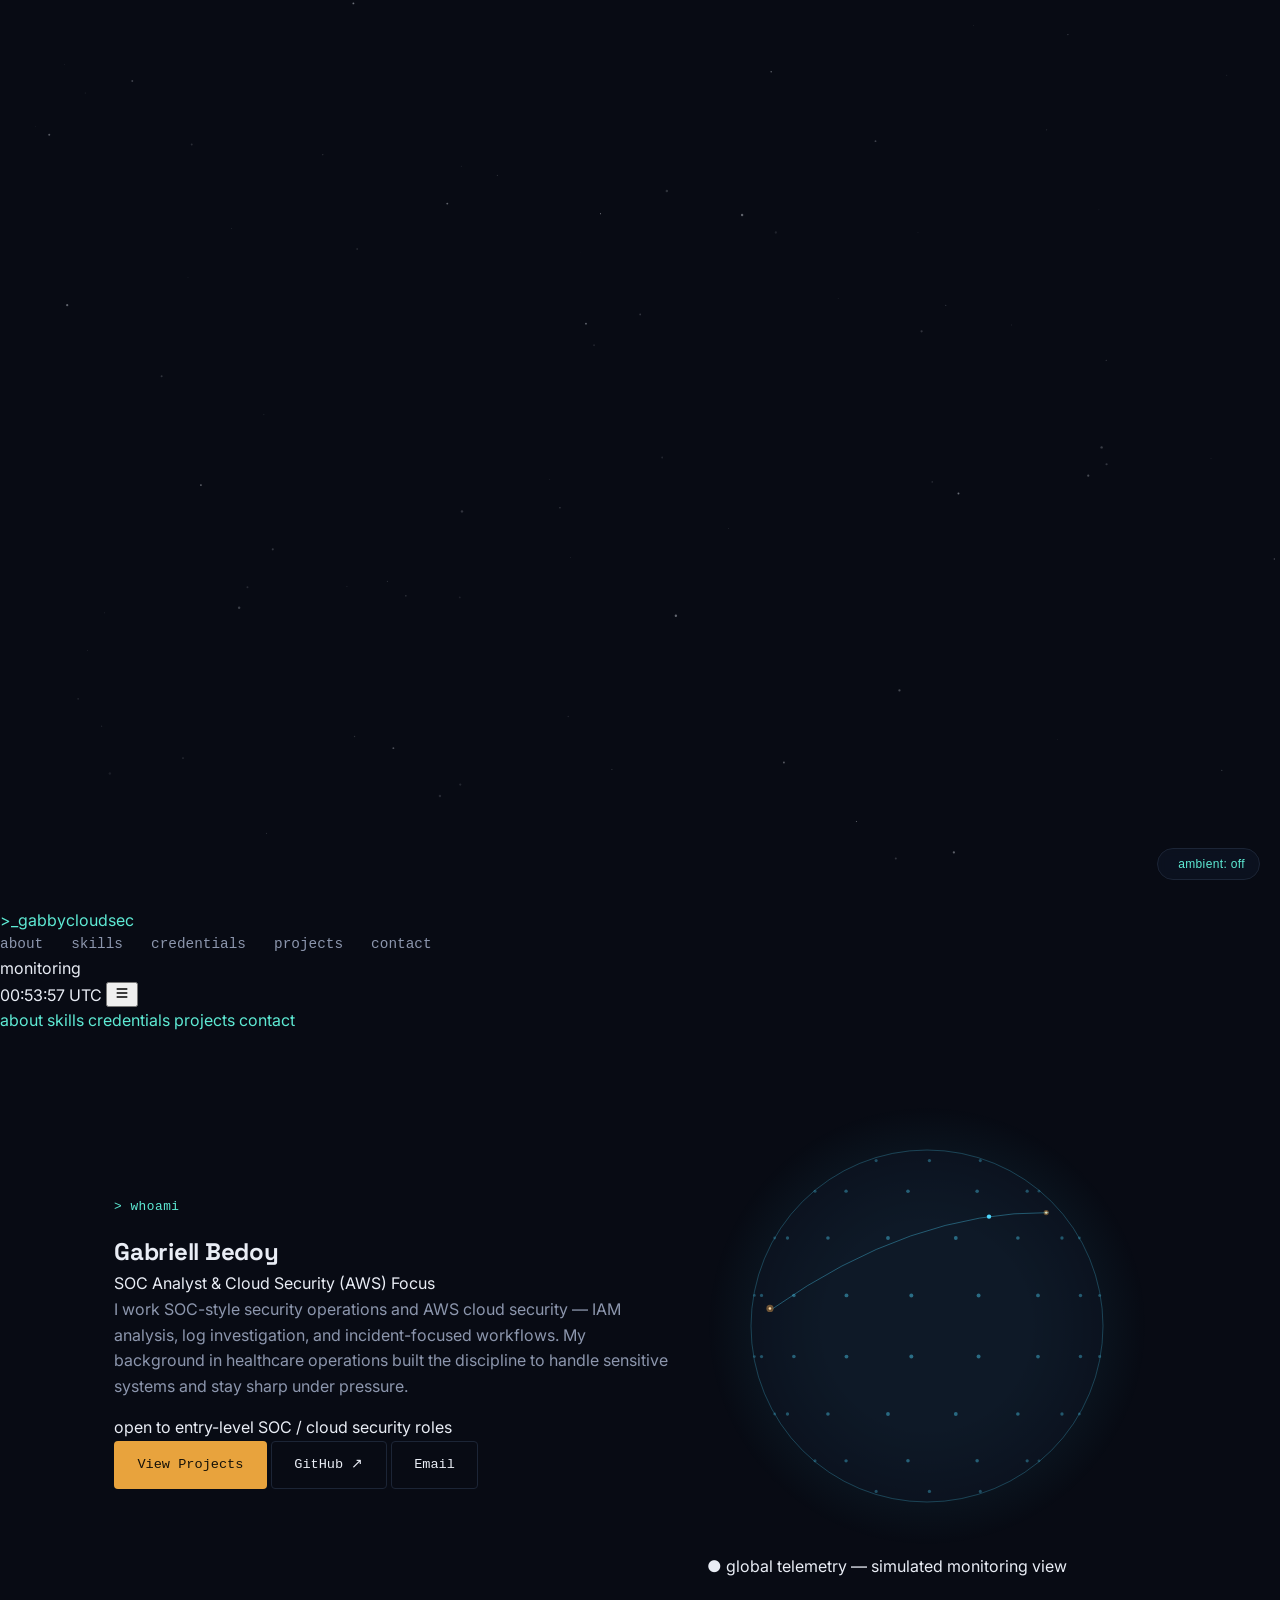
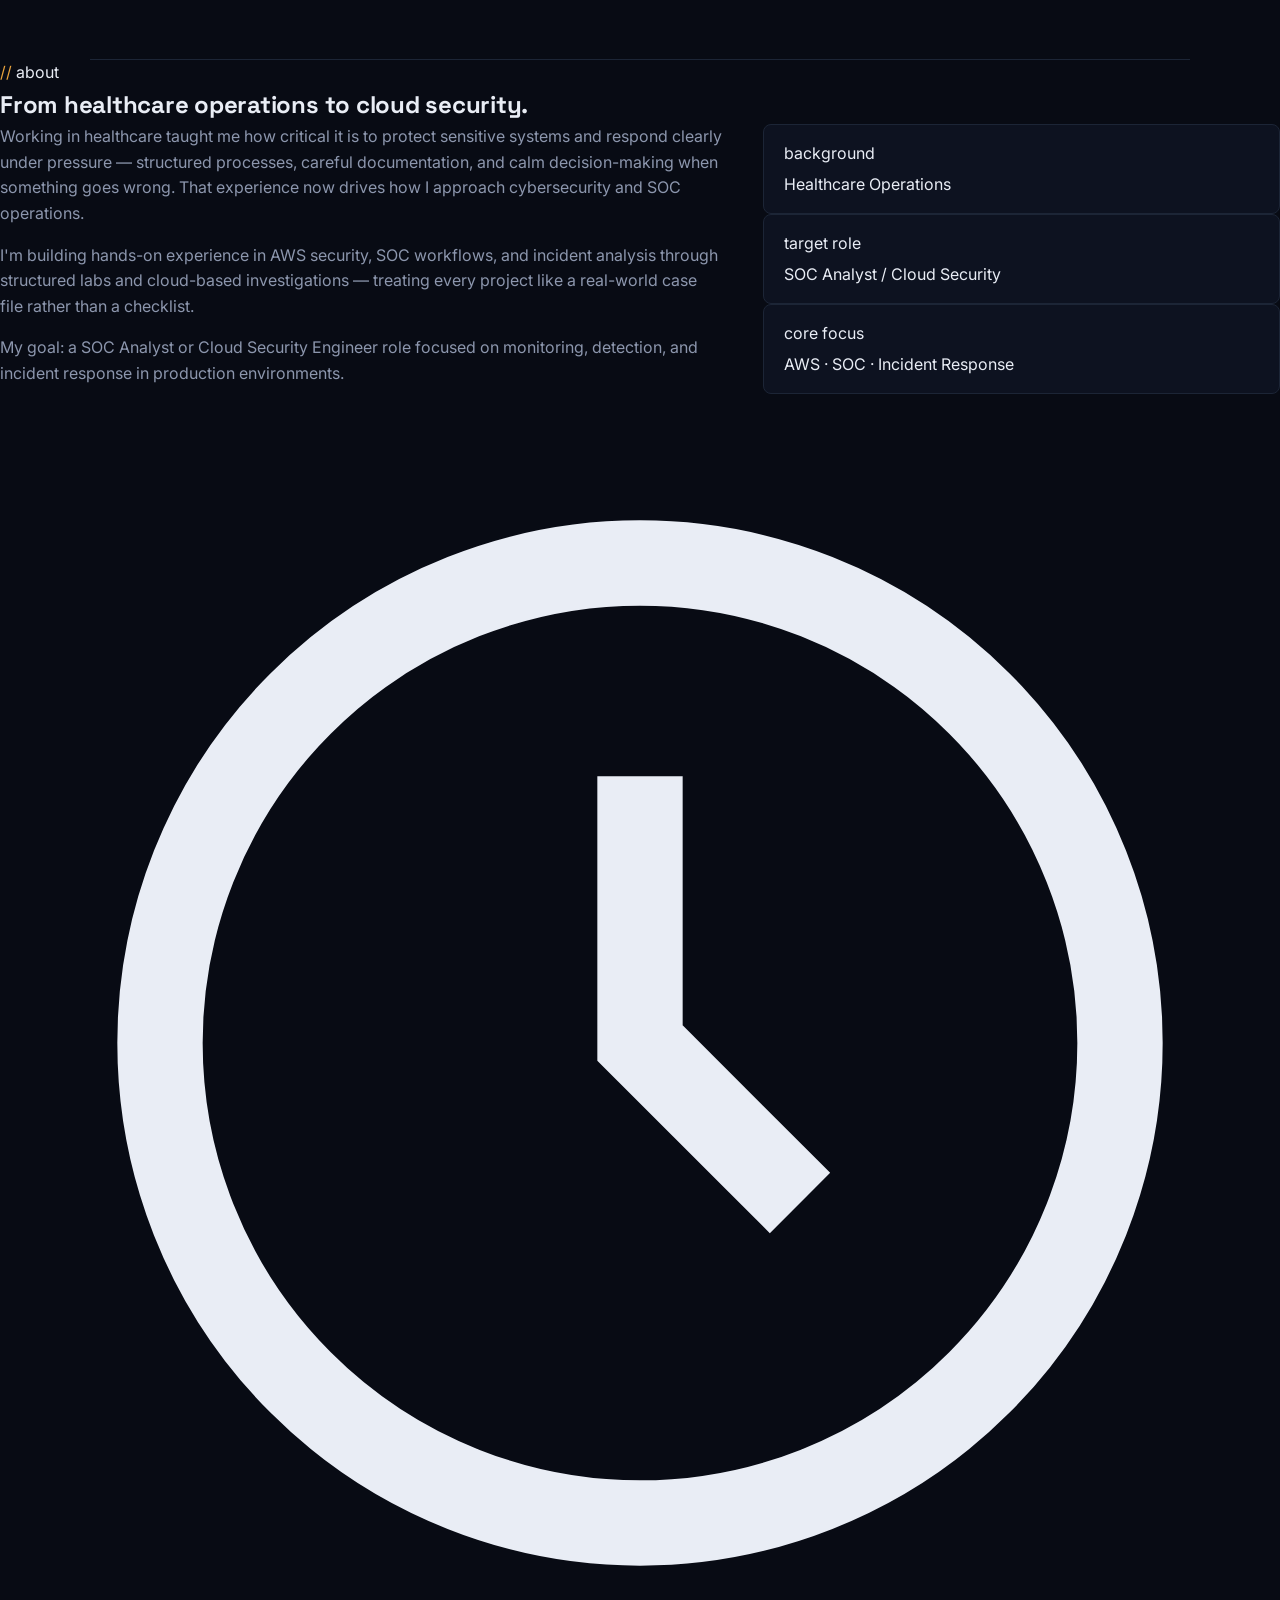
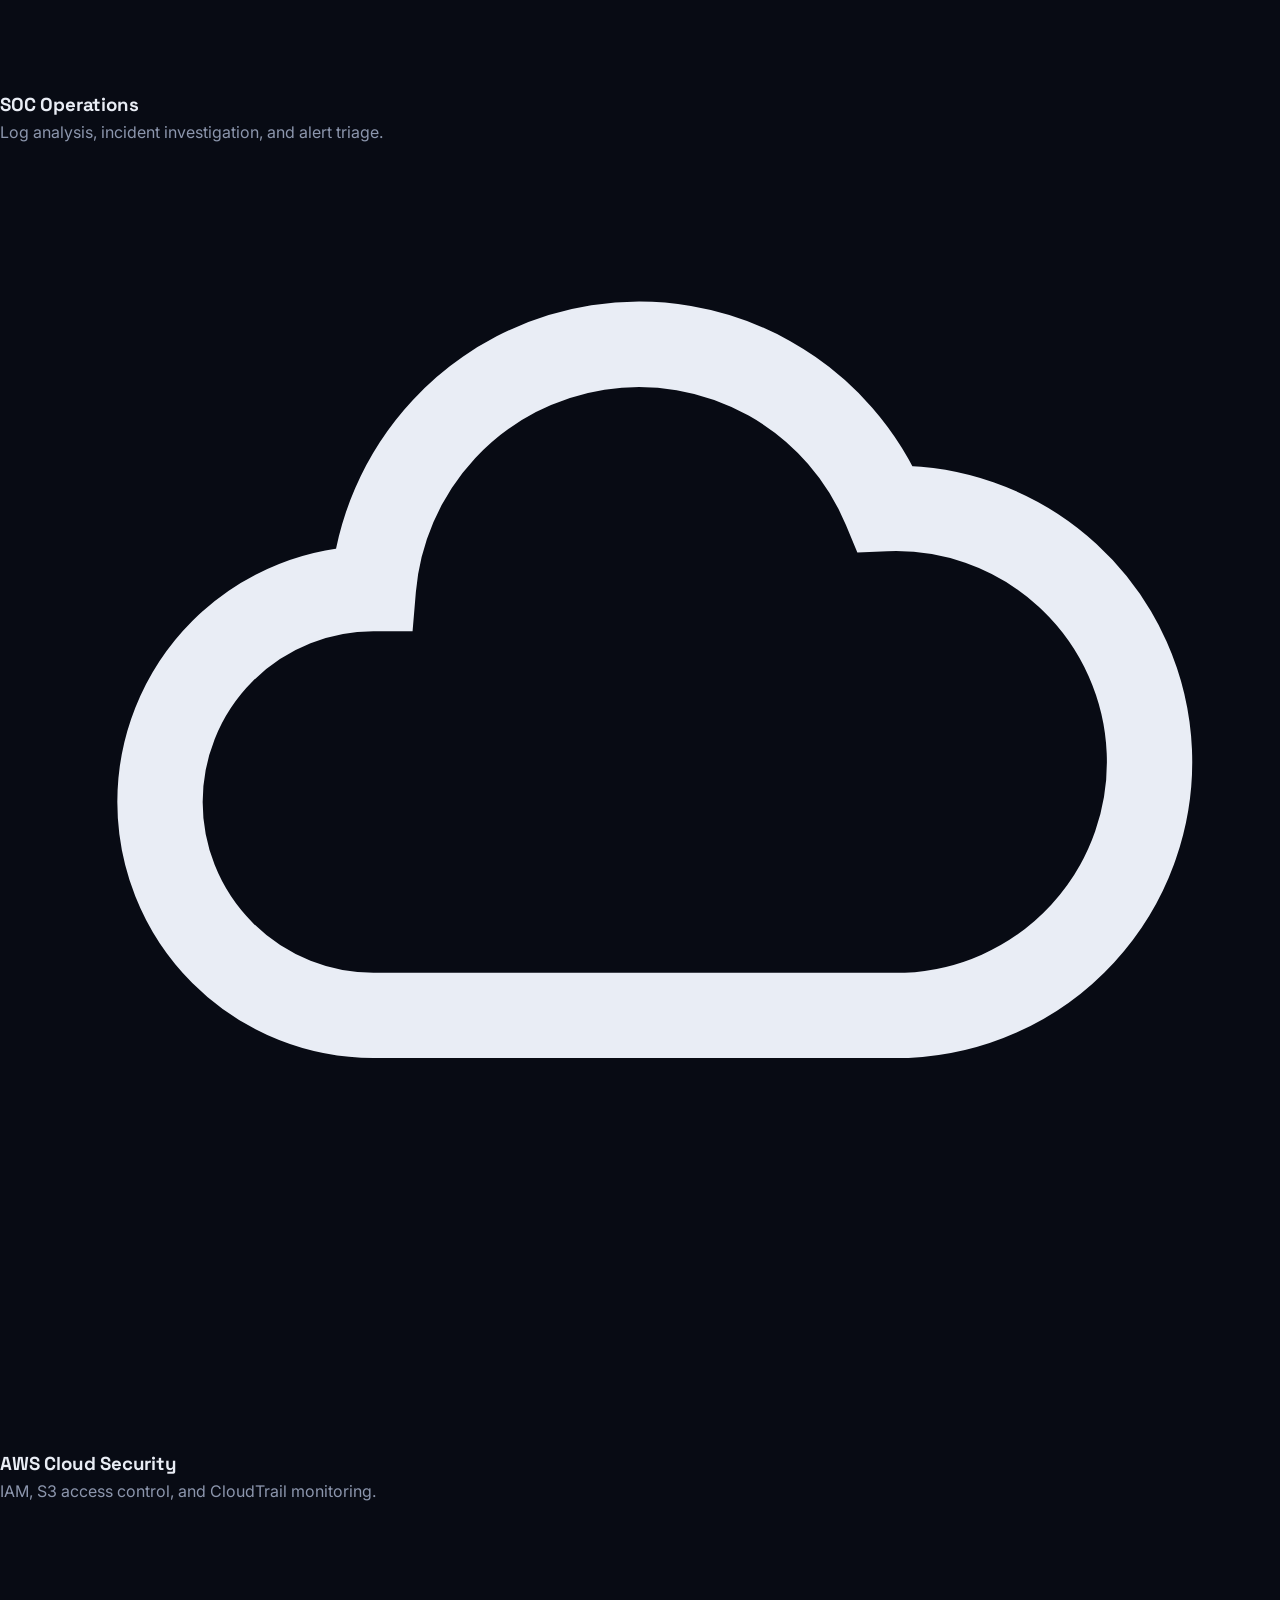
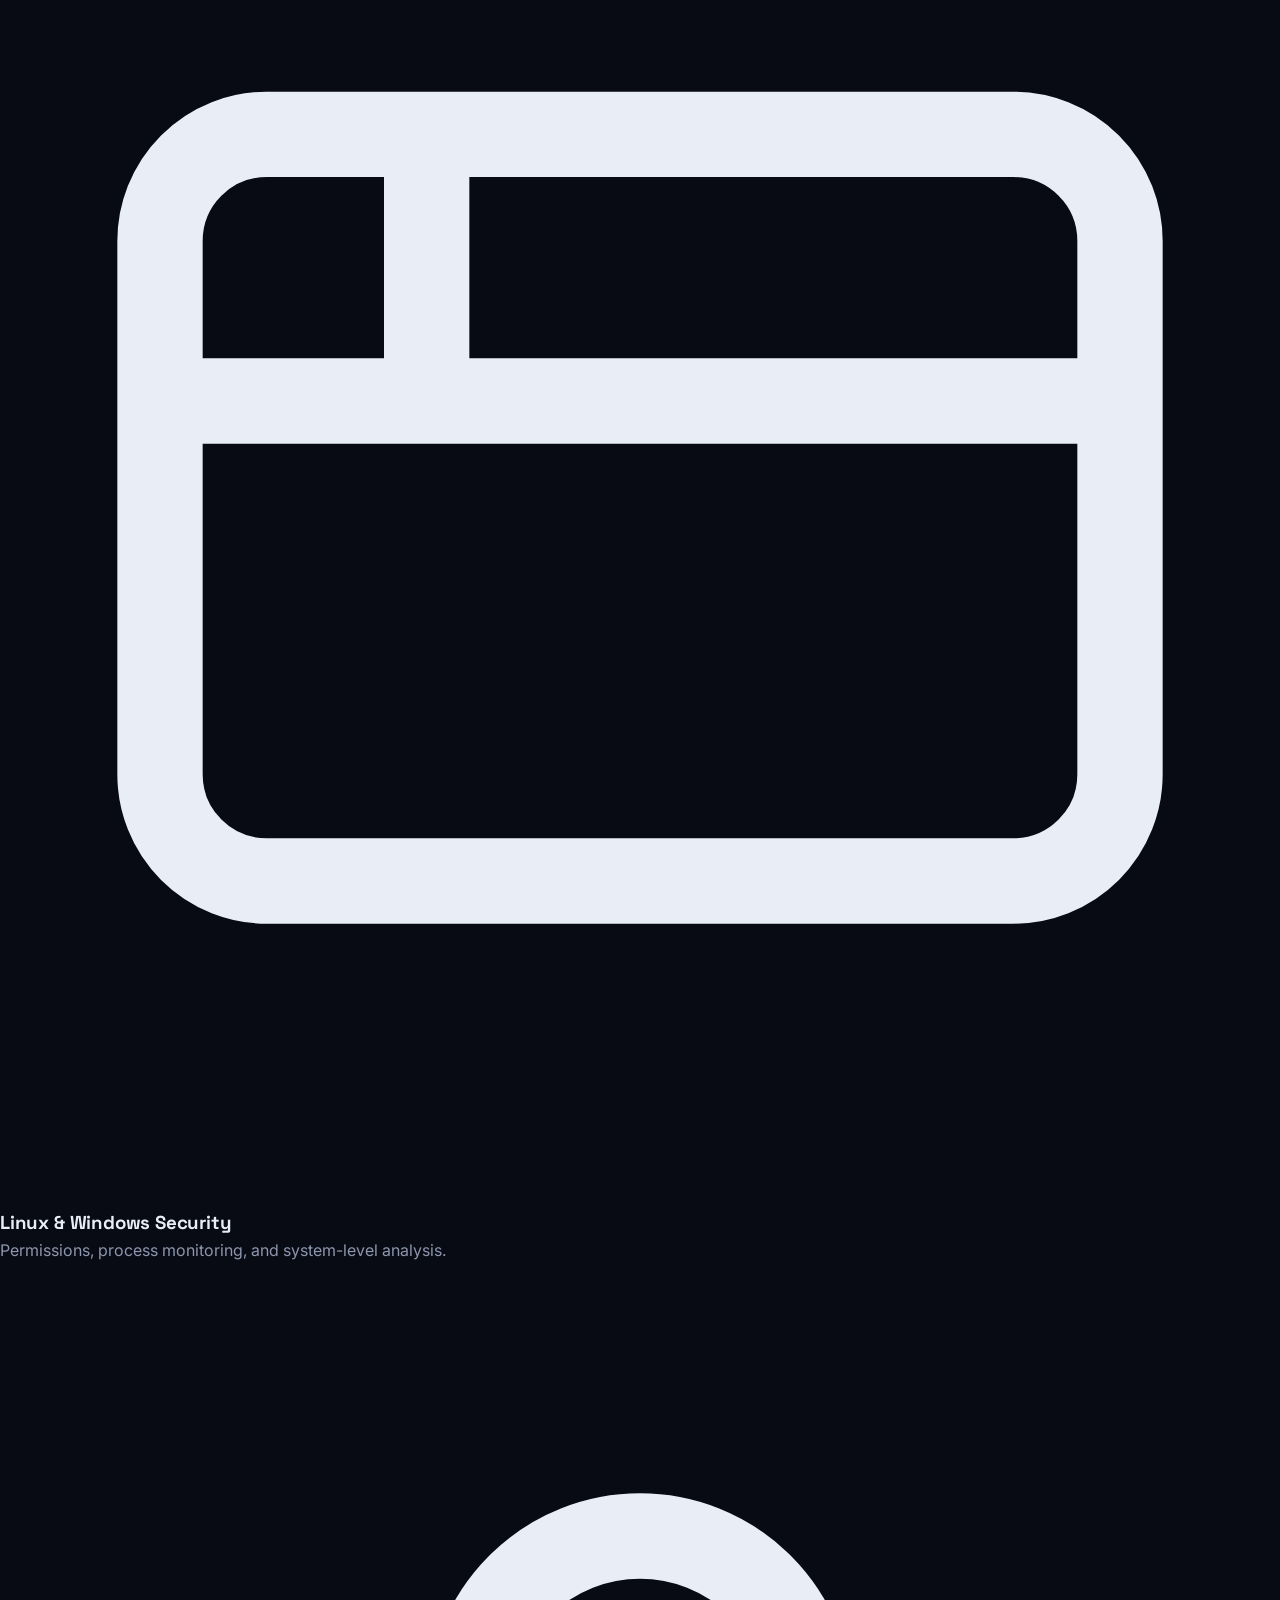
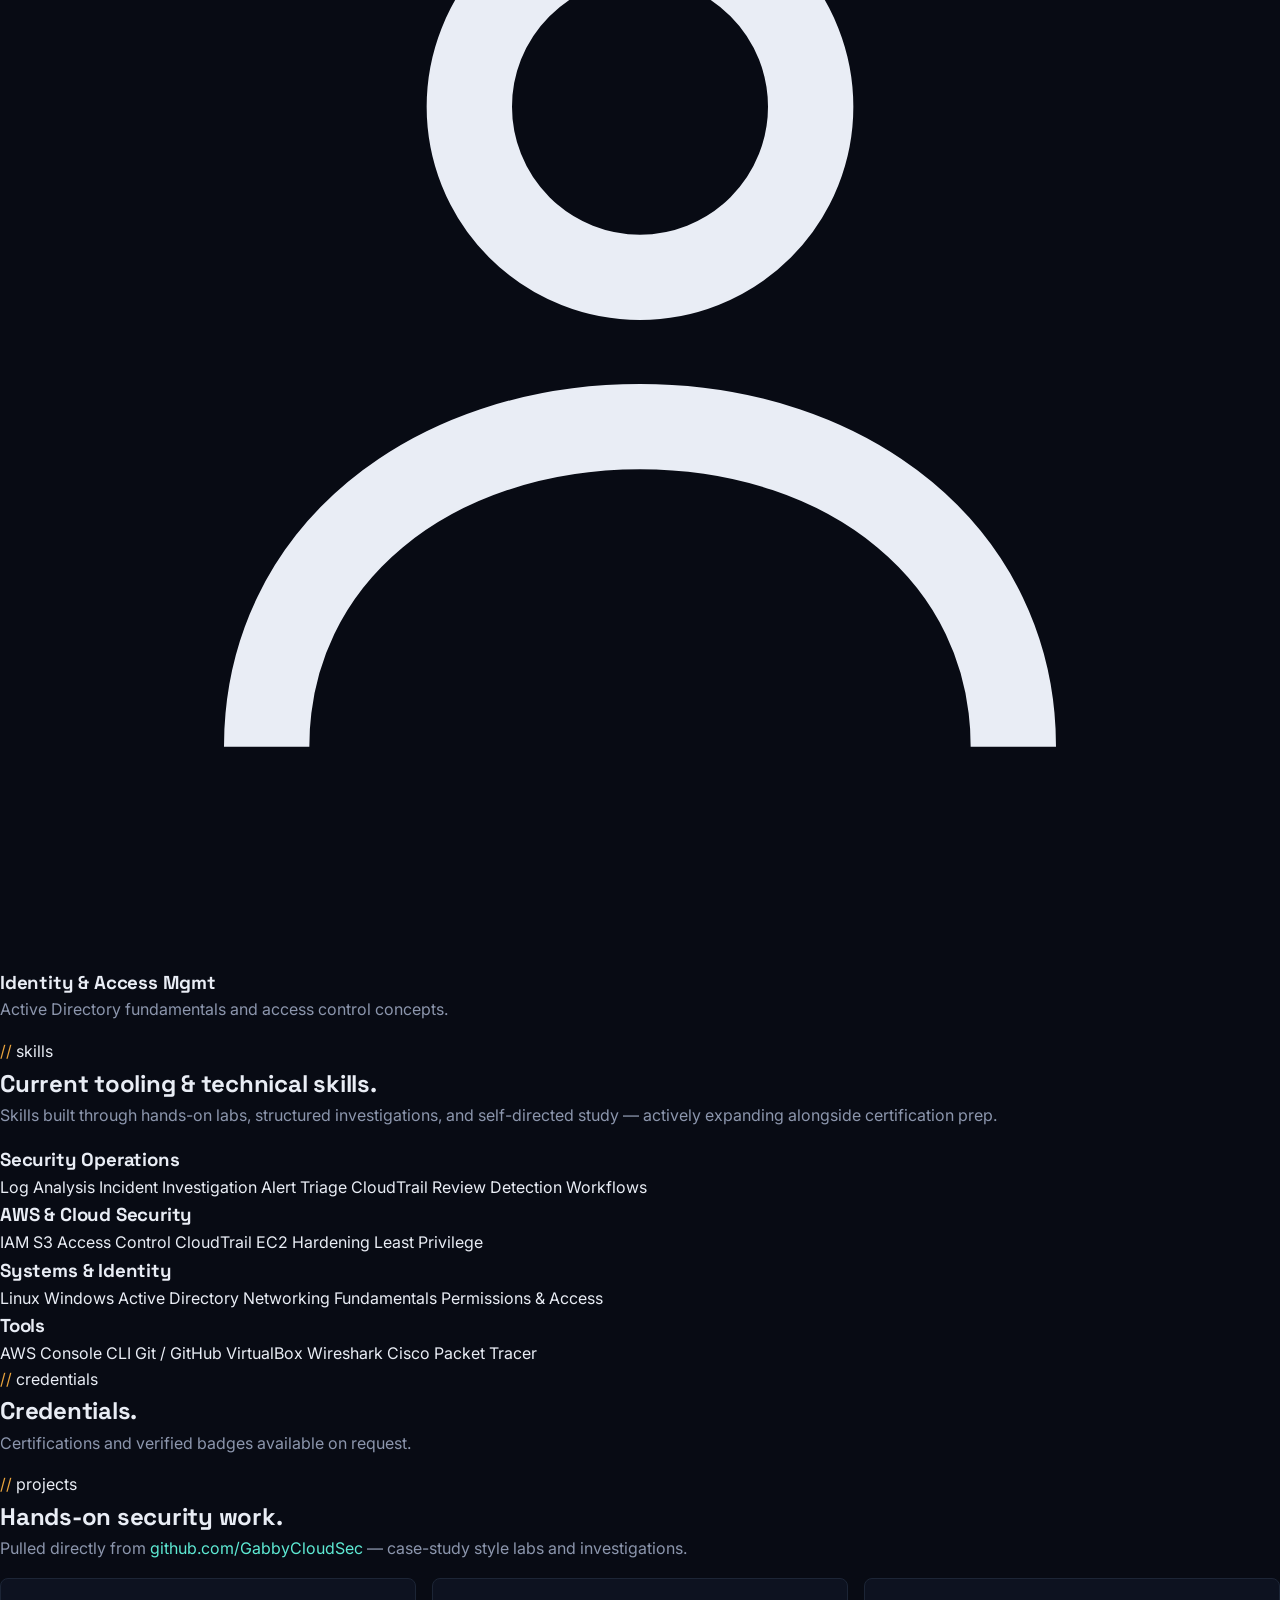
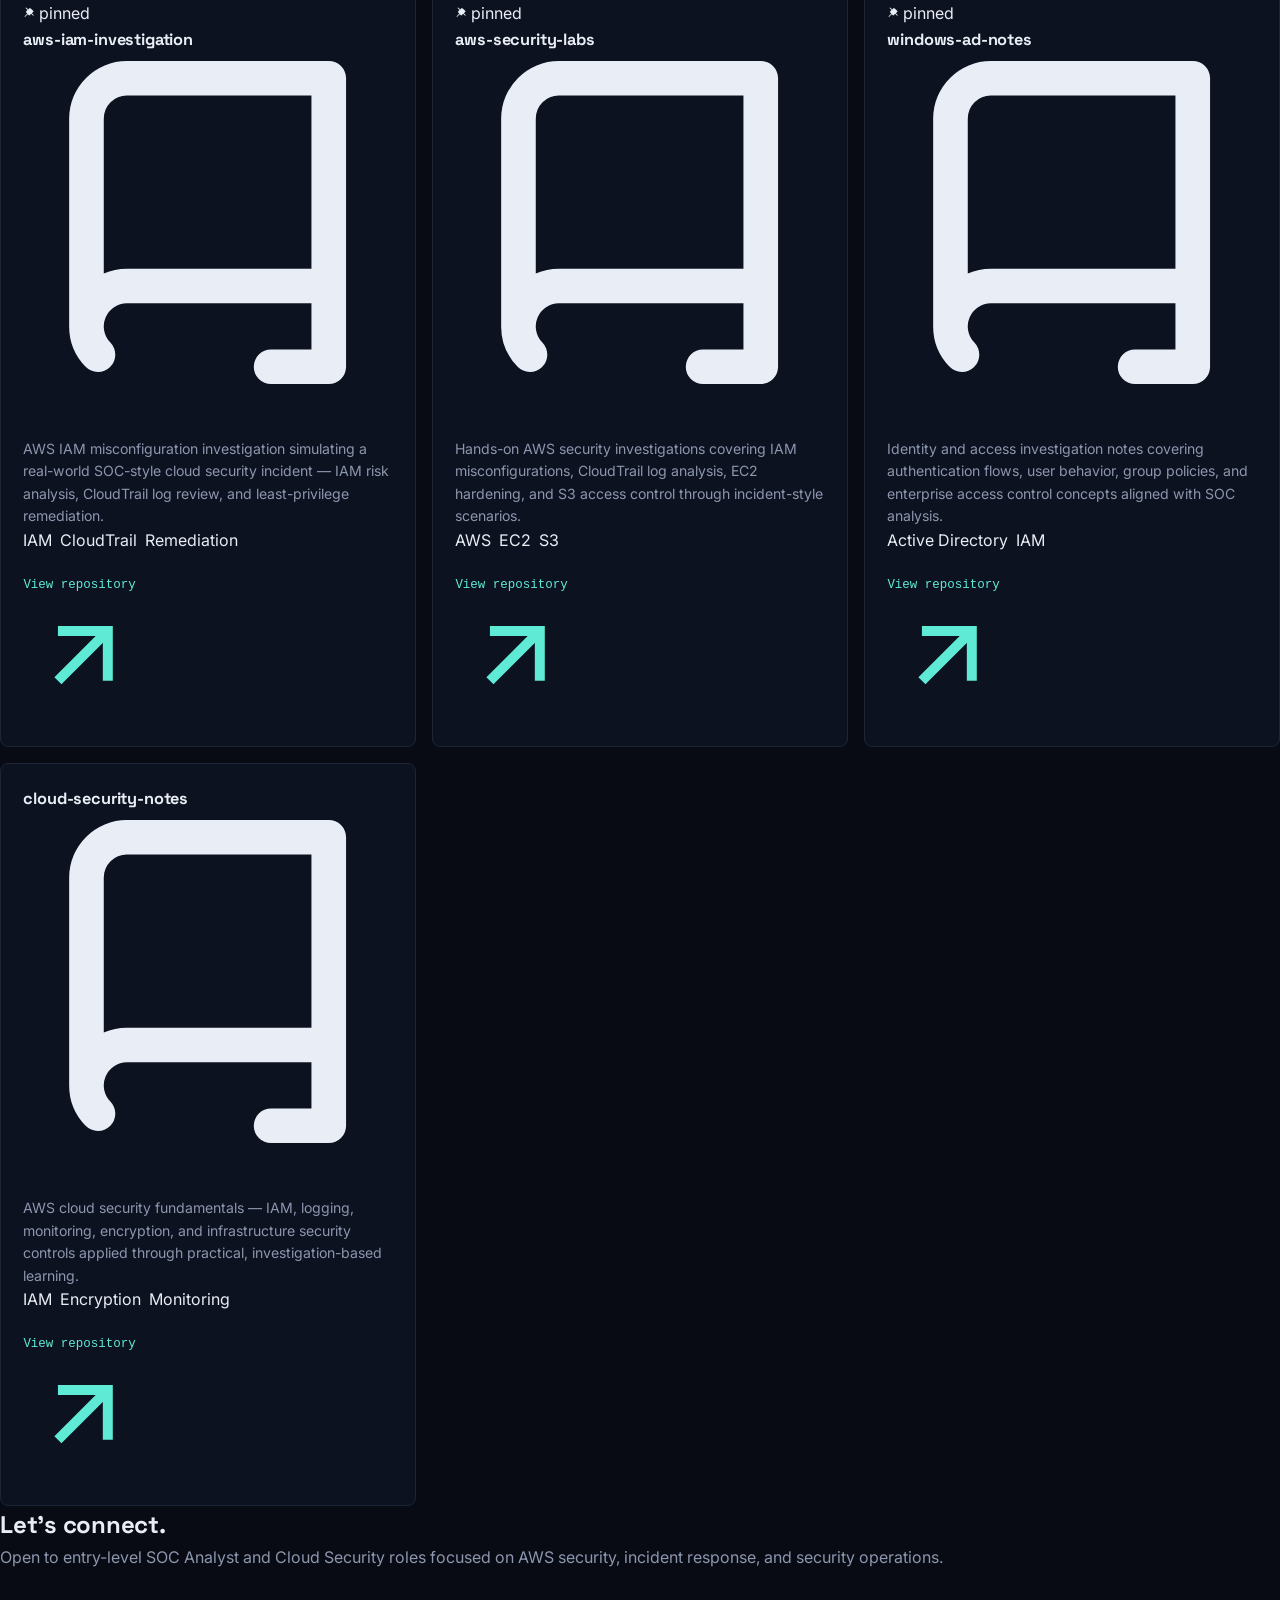
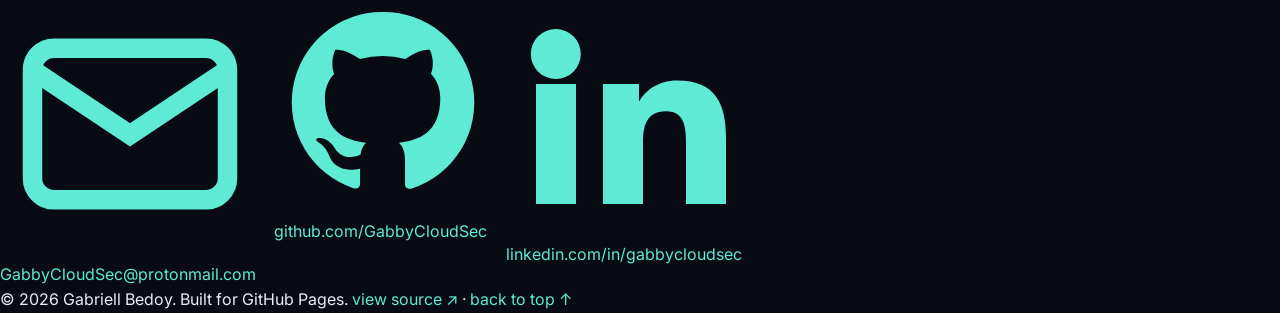
<file: index.html>
<!DOCTYPE html>
<html lang="en">
<head>
<meta charset="UTF-8">
<meta name="viewport" content="width=device-width, initial-scale=1.0">
<title>Gabriell Bedoy | SOC Analyst &amp; Cloud Security (AWS)</title>
<meta name="description" content="Gabriell Bedoy — aspiring SOC Analyst &amp; Cloud Security Engineer building hands-on AWS security, incident response, and SOC operations skills.">
<meta property="og:title" content="Gabriell Bedoy | SOC Analyst &amp; Cloud Security (AWS)">
<meta property="og:description" content="Aspiring SOC Analyst &amp; Cloud Security Engineer focused on AWS security, log analysis, and incident response.">
<meta property="og:type" content="website">
<meta property="og:url" content="https://gabbycloudsec.github.io">
<link rel="icon" href="data:image/svg+xml,%3Csvg xmlns='http://www.w3.org/2000/svg' viewBox='0 0 100 100'%3E%3Ccircle cx='50' cy='50' r='46' fill='%23060A12' stroke='%234FD8FF' stroke-width='4'/%3E%3Ccircle cx='50' cy='50' r='10' fill='%234FD8FF'/%3E%3C/svg%3E">
<link rel="preconnect" href="https://fonts.googleapis.com">
<link rel="preconnect" href="https://fonts.gstatic.com" crossorigin>
<link href="https://fonts.googleapis.com/css2?family=Space+Grotesk:wght@400;500;600;700&family=Inter:wght@400;500;600&family=IBM+Plex+Mono:wght@400;500;600&display=swap" rel="stylesheet">
<link rel="stylesheet" href="style.css">
</head>
<body>

<div id="starfield"><canvas id="starCanvas"></canvas></div>

<!-- ================= STATUS BAR / NAV ================= -->
<header class="statusbar">
  <div class="statusbar-inner">
    <a href="#top" class="brand"><span class="caret">&gt;_</span>gabbycloudsec</a>
    <nav class="nav-links" id="navLinks">
      <a href="#about">about</a>
      <a href="#skills">skills</a>
      <a href="#credentials">credentials</a>
      <a href="#projects">projects</a>
      <a href="#contact">contact</a>
    </nav>
    <div class="status-cluster mono">
      <div class="status-dot-row"><span class="pulse-dot"></span> monitoring</div>
      <span id="clock">--:--:-- UTC</span>
      <button class="menu-toggle" id="menuToggle" aria-label="Open menu" aria-expanded="false">
        <svg width="16" height="16" viewBox="0 0 24 24" fill="none" stroke="currentColor" stroke-width="2"><path d="M4 6h16M4 12h16M4 18h16"/></svg>
      </button>
    </div>
  </div>
  <div class="mobile-menu" id="mobileMenu">
    <a href="#about">about</a>
    <a href="#skills">skills</a>
    <a href="#credentials">credentials</a>
    <a href="#projects">projects</a>
    <a href="#contact">contact</a>
  </div>
</header>

<main id="top">

  <!-- ================= HERO ================= -->
  <section class="hero" style="border-bottom:1px solid var(--line);">
    <div class="wrap hero-grid">
      <div>
        <div class="eyebrow"><span class="blink">&gt;</span> whoami</div>
        <h1 class="name">Gabriell Bedoy</h1>
        <div class="role-line">SOC Analyst &amp; Cloud Security (AWS) Focus</div>
        <p class="lede">I work SOC-style security operations and AWS cloud security — IAM analysis, log investigation, and incident-focused workflows. My background in healthcare operations built the discipline to handle sensitive systems and stay sharp under pressure.</p>
        <div class="pill-row">
          <span class="pill"><span class="dot"></span> open to entry-level SOC / cloud security roles</span>
        </div>
        <div class="cta-row">
          <a href="#projects" class="btn btn-primary">View Projects</a>
          <a href="https://github.com/GabbyCloudSec" target="_blank" rel="noopener" class="btn btn-ghost">GitHub ↗</a>
          <a href="mailto:GabbyCloudSec@protonmail.com" class="btn btn-ghost">Email</a>
        </div>
      </div>
      <div class="globe-stage">
        <canvas id="globeCanvas" width="440" height="440"></canvas>
        <div class="globe-caption"><span>●</span> global telemetry — simulated monitoring view</div>
      </div>
    </div>
  </section>

  <!-- ================= ABOUT ================= -->
  <section id="about">
    <div class="wrap">
      <div class="sec-eyebrow"><span class="accent">//</span> about</div>
      <h2 class="sec-title">From healthcare operations to cloud security.</h2>
      <div class="about-grid">
        <div class="about-copy">
          <p>Working in healthcare taught me how critical it is to protect sensitive systems and respond clearly under pressure — structured processes, careful documentation, and calm decision-making when something goes wrong. That experience now drives how I approach cybersecurity and SOC operations.</p>
          <p>I'm building hands-on experience in AWS security, SOC workflows, and incident analysis through structured labs and cloud-based investigations — treating every project like a real-world case file rather than a checklist.</p>
          <p>My goal: a SOC Analyst or Cloud Security Engineer role focused on monitoring, detection, and incident response in production environments.</p>
        </div>
        <div class="stat-stack">
          <div class="stat-card"><div class="k">background</div><div class="v">Healthcare Operations</div></div>
          <div class="stat-card"><div class="k">target role</div><div class="v">SOC Analyst / Cloud Security</div></div>
          <div class="stat-card"><div class="k">core focus</div><div class="v">AWS · SOC · Incident Response</div></div>
        </div>
      </div>

      <div class="focus-grid">
        <div class="focus-card">
          <svg class="icon" viewBox="0 0 24 24" fill="none" stroke="currentColor" stroke-width="1.6"><circle cx="12" cy="12" r="9"/><path d="M12 7v5l3 3"/></svg>
          <h3>SOC Operations</h3>
          <p>Log analysis, incident investigation, and alert triage.</p>
        </div>
        <div class="focus-card">
          <svg class="icon" viewBox="0 0 24 24" fill="none" stroke="currentColor" stroke-width="1.6"><path d="M7 16a4 4 0 0 1 0-8 5 5 0 0 1 9.6-1.5A4.5 4.5 0 0 1 17 16H7Z"/></svg>
          <h3>AWS Cloud Security</h3>
          <p>IAM, S3 access control, and CloudTrail monitoring.</p>
        </div>
        <div class="focus-card">
          <svg class="icon" viewBox="0 0 24 24" fill="none" stroke="currentColor" stroke-width="1.6"><rect x="3" y="4" width="18" height="14" rx="2"/><path d="M3 9h18M8 4v5"/></svg>
          <h3>Linux &amp; Windows Security</h3>
          <p>Permissions, process monitoring, and system-level analysis.</p>
        </div>
        <div class="focus-card">
          <svg class="icon" viewBox="0 0 24 24" fill="none" stroke="currentColor" stroke-width="1.6"><circle cx="12" cy="8" r="3.2"/><path d="M5 20c0-3.6 3.1-6 7-6s7 2.4 7 6"/></svg>
          <h3>Identity &amp; Access Mgmt</h3>
          <p>Active Directory fundamentals and access control concepts.</p>
        </div>
      </div>
    </div>
  </section>

  <!-- ================= SKILLS ================= -->
  <section id="skills">
    <div class="wrap">
      <div class="sec-eyebrow"><span class="accent">//</span> skills</div>
      <h2 class="sec-title">Current tooling &amp; technical skills.</h2>
      <p class="sec-intro">Skills built through hands-on labs, structured investigations, and self-directed study — actively expanding alongside certification prep.</p>
      <div class="skills-grid">
        <div class="skill-group">
          <h3>Security Operations</h3>
          <div class="tag-row">
            <span class="tag">Log Analysis</span>
            <span class="tag">Incident Investigation</span>
            <span class="tag">Alert Triage</span>
            <span class="tag">CloudTrail Review</span>
            <span class="tag">Detection Workflows</span>
          </div>
        </div>
        <div class="skill-group">
          <h3>AWS &amp; Cloud Security</h3>
          <div class="tag-row">
            <span class="tag">IAM</span>
            <span class="tag">S3 Access Control</span>
            <span class="tag">CloudTrail</span>
            <span class="tag">EC2 Hardening</span>
            <span class="tag">Least Privilege</span>
          </div>
        </div>
        <div class="skill-group">
          <h3>Systems &amp; Identity</h3>
          <div class="tag-row">
            <span class="tag">Linux</span>
            <span class="tag">Windows</span>
            <span class="tag">Active Directory</span>
            <span class="tag">Networking Fundamentals</span>
            <span class="tag">Permissions &amp; Access</span>
          </div>
        </div>
        <div class="skill-group">
          <h3>Tools</h3>
          <div class="tag-row">
            <span class="tag">AWS Console</span>
            <span class="tag">CLI</span>
            <span class="tag">Git / GitHub</span>
            <span class="tag">VirtualBox</span>
            <span class="tag">Wireshark</span>
            <span class="tag">Cisco Packet Tracer</span>
          </div>
        </div>
      </div>
    </div>
  </section>

  <!-- ================= CREDENTIALS ================= -->
  <section id="credentials">
    <div class="wrap">
      <div class="sec-eyebrow"><span class="accent">//</span> credentials</div>
      <h2 class="sec-title">Credentials.</h2>
      <p class="sec-intro">Certifications and verified badges available on request.</p>
    </div>
  </section>

  <!-- ================= PROJECTS ================= -->
  <section id="projects">
    <div class="wrap">
      <div class="sec-eyebrow"><span class="accent">//</span> projects</div>
      <h2 class="sec-title">Hands-on security work.</h2>
      <p class="sec-intro">Pulled directly from <a href="https://github.com/GabbyCloudSec" target="_blank" rel="noopener" style="color:var(--cyan);">github.com/GabbyCloudSec</a> — case-study style labs and investigations.</p>

      <div class="project-grid">

        <div class="project-card pinned">
          <div class="pin-flag">
            <svg width="12" height="12" viewBox="0 0 24 24" fill="currentColor"><path d="M16 2 8 10l-5 1 6 6-1 5 5-5 6 6 1-5-8-8 4-8Z" opacity="0"/><path d="M14.7 3.3a1 1 0 0 1 1.4 0l4.6 4.6a1 1 0 0 1 0 1.4l-3 3 4 4-1.4 1.4-4-4-3 3a1 1 0 0 1-1.4 0L9.5 14.3 4 19.8l-1-1L8.5 13l-2.4-2.4a1 1 0 0 1 0-1.4l3-3-4-4L6.5 1l4 4 3-3a1 1 0 0 1 1.2.3Z"/></svg>
            pinned
          </div>
          <div class="project-head">
            <h3>aws-iam-investigation</h3>
            <svg class="repo-icon" viewBox="0 0 16 16" fill="currentColor"><path d="M2 2.5A2.5 2.5 0 0 1 4.5 0h8.75a.75.75 0 0 1 .75.75v12.5a.75.75 0 0 1-.75.75h-2.5a.75.75 0 1 1 0-1.5h1.75v-2H4.5a1 1 0 0 0-.714 1.7.75.75 0 0 1-1.072 1.05A2.495 2.495 0 0 1 2 11.5Zm10.5-1H4.5a1 1 0 0 0-1 1v6.708A2.5 2.5 0 0 1 4.5 9h8Z"/></svg>
          </div>
          <p class="desc">AWS IAM misconfiguration investigation simulating a real-world SOC-style cloud security incident — IAM risk analysis, CloudTrail log review, and least-privilege remediation.</p>
          <div class="project-tags">
            <span class="tag">IAM</span><span class="tag">CloudTrail</span><span class="tag">Remediation</span>
          </div>
          <a href="https://github.com/GabbyCloudSec/aws-iam-investigation" target="_blank" rel="noopener" class="project-link">
            View repository <svg viewBox="0 0 24 24" fill="none" stroke="currentColor" stroke-width="2"><path d="M7 17 17 7M7 7h10v10"/></svg>
          </a>
        </div>

        <div class="project-card pinned">
          <div class="pin-flag">
            <svg width="12" height="12" viewBox="0 0 24 24" fill="currentColor"><path d="M14.7 3.3a1 1 0 0 1 1.4 0l4.6 4.6a1 1 0 0 1 0 1.4l-3 3 4 4-1.4 1.4-4-4-3 3a1 1 0 0 1-1.4 0L9.5 14.3 4 19.8l-1-1L8.5 13l-2.4-2.4a1 1 0 0 1 0-1.4l3-3-4-4L6.5 1l4 4 3-3a1 1 0 0 1 1.2.3Z"/></svg>
            pinned
          </div>
          <div class="project-head">
            <h3>aws-security-labs</h3>
            <svg class="repo-icon" viewBox="0 0 16 16" fill="currentColor"><path d="M2 2.5A2.5 2.5 0 0 1 4.5 0h8.75a.75.75 0 0 1 .75.75v12.5a.75.75 0 0 1-.75.75h-2.5a.75.75 0 1 1 0-1.5h1.75v-2H4.5a1 1 0 0 0-.714 1.7.75.75 0 0 1-1.072 1.05A2.495 2.495 0 0 1 2 11.5Zm10.5-1H4.5a1 1 0 0 0-1 1v6.708A2.5 2.5 0 0 1 4.5 9h8Z"/></svg>
          </div>
          <p class="desc">Hands-on AWS security investigations covering IAM misconfigurations, CloudTrail log analysis, EC2 hardening, and S3 access control through incident-style scenarios.</p>
          <div class="project-tags">
            <span class="tag">AWS</span><span class="tag">EC2</span><span class="tag">S3</span>
          </div>
          <a href="https://github.com/GabbyCloudSec/aws-security-labs" target="_blank" rel="noopener" class="project-link">
            View repository <svg viewBox="0 0 24 24" fill="none" stroke="currentColor" stroke-width="2"><path d="M7 17 17 7M7 7h10v10"/></svg>
          </a>
        </div>

        <div class="project-card pinned">
          <div class="pin-flag">
            <svg width="12" height="12" viewBox="0 0 24 24" fill="currentColor"><path d="M14.7 3.3a1 1 0 0 1 1.4 0l4.6 4.6a1 1 0 0 1 0 1.4l-3 3 4 4-1.4 1.4-4-4-3 3a1 1 0 0 1-1.4 0L9.5 14.3 4 19.8l-1-1L8.5 13l-2.4-2.4a1 1 0 0 1 0-1.4l3-3-4-4L6.5 1l4 4 3-3a1 1 0 0 1 1.2.3Z"/></svg>
            pinned
          </div>
          <div class="project-head">
            <h3>windows-ad-notes</h3>
            <svg class="repo-icon" viewBox="0 0 16 16" fill="currentColor"><path d="M2 2.5A2.5 2.5 0 0 1 4.5 0h8.75a.75.75 0 0 1 .75.75v12.5a.75.75 0 0 1-.75.75h-2.5a.75.75 0 1 1 0-1.5h1.75v-2H4.5a1 1 0 0 0-.714 1.7.75.75 0 0 1-1.072 1.05A2.495 2.495 0 0 1 2 11.5Zm10.5-1H4.5a1 1 0 0 0-1 1v6.708A2.5 2.5 0 0 1 4.5 9h8Z"/></svg>
          </div>
          <p class="desc">Identity and access investigation notes covering authentication flows, user behavior, group policies, and enterprise access control concepts aligned with SOC analysis.</p>
          <div class="project-tags">
            <span class="tag">Active Directory</span><span class="tag">IAM</span>
          </div>
          <a href="https://github.com/GabbyCloudSec/windows-ad-notes" target="_blank" rel="noopener" class="project-link">
            View repository <svg viewBox="0 0 24 24" fill="none" stroke="currentColor" stroke-width="2"><path d="M7 17 17 7M7 7h10v10"/></svg>
          </a>
        </div>

        <div class="project-card">
          <div class="project-head">
            <h3>cloud-security-notes</h3>
            <svg class="repo-icon" viewBox="0 0 16 16" fill="currentColor"><path d="M2 2.5A2.5 2.5 0 0 1 4.5 0h8.75a.75.75 0 0 1 .75.75v12.5a.75.75 0 0 1-.75.75h-2.5a.75.75 0 1 1 0-1.5h1.75v-2H4.5a1 1 0 0 0-.714 1.7.75.75 0 0 1-1.072 1.05A2.495 2.495 0 0 1 2 11.5Zm10.5-1H4.5a1 1 0 0 0-1 1v6.708A2.5 2.5 0 0 1 4.5 9h8Z"/></svg>
          </div>
          <p class="desc">AWS cloud security fundamentals — IAM, logging, monitoring, encryption, and infrastructure security controls applied through practical, investigation-based learning.</p>
          <div class="project-tags">
            <span class="tag">IAM</span><span class="tag">Encryption</span><span class="tag">Monitoring</span>
          </div>
          <a href="https://github.com/GabbyCloudSec/cloud-security-notes" target="_blank" rel="noopener" class="project-link">
            View repository <svg viewBox="0 0 24 24" fill="none" stroke="currentColor" stroke-width="2"><path d="M7 17 17 7M7 7h10v10"/></svg>
          </a>
        </div>

      </div>
    </div>
  </section>

  <!-- ================= CONTACT ================= -->
  <section id="contact" class="contact-section">
    <div class="wrap">
      <div class="contact-panel">
        <div class="contact-copy">
          <h2>Let's connect.</h2>
          <p>Open to entry-level SOC Analyst and Cloud Security roles focused on AWS security, incident response, and security operations.</p>
        </div>
        <div class="contact-links">
          <a href="mailto:GabbyCloudSec@protonmail.com" class="contact-link-btn">
            <svg viewBox="0 0 24 24" fill="none" stroke="currentColor" stroke-width="1.8"><rect x="3" y="5" width="18" height="14" rx="2"/><path d="m3 7 9 6 9-6"/></svg>
            GabbyCloudSec@protonmail.com
          </a>
          <a href="https://github.com/GabbyCloudSec" target="_blank" rel="noopener" class="contact-link-btn">
            <svg viewBox="0 0 24 24" fill="currentColor"><path d="M12 2a10 10 0 0 0-3.16 19.5c.5.1.68-.22.68-.48v-1.7c-2.78.6-3.37-1.34-3.37-1.34-.45-1.15-1.1-1.46-1.1-1.46-.9-.62.07-.6.07-.6 1 .07 1.53 1.03 1.53 1.03.89 1.52 2.34 1.08 2.91.83.09-.65.35-1.08.63-1.33-2.22-.25-4.56-1.11-4.56-4.94 0-1.1.39-1.99 1.03-2.69-.1-.25-.45-1.27.1-2.64 0 0 .84-.27 2.75 1.02a9.5 9.5 0 0 1 5 0c1.91-1.3 2.75-1.02 2.75-1.02.55 1.37.2 2.39.1 2.64.64.7 1.03 1.59 1.03 2.69 0 3.84-2.35 4.69-4.58 4.94.36.31.68.92.68 1.85v2.75c0 .26.18.58.69.48A10 10 0 0 0 12 2Z"/></svg>
            github.com/GabbyCloudSec
          </a>
          <a href="https://www.linkedin.com/in/gabbycloudsec" target="_blank" rel="noopener" class="contact-link-btn">
            <svg viewBox="0 0 24 24" fill="currentColor"><path d="M4.98 3.5a2.5 2.5 0 1 1 0 5 2.5 2.5 0 0 1 0-5ZM3 9h4v12H3V9Zm6.5 0h3.8v1.71h.05c.53-1 1.83-2.06 3.77-2.06C21 8.65 22 11.05 22 14.4V21h-4v-6c0-1.43-.03-3.27-2-3.27-2 0-2.3 1.56-2.3 3.17V21h-4V9Z"/></svg>
            linkedin.com/in/gabbycloudsec
          </a>
        </div>
      </div>
    </div>
  </section>

</main>

<footer>
  <div class="wrap footer-inner">
    <span>© 2026 Gabriell Bedoy. Built for GitHub Pages.</span>
    <span><a href="https://github.com/GabbyCloudSec/gabbycloudsec.github.io" target="_blank" rel="noopener">view source ↗</a> · <a href="#top">back to top ↑</a></span>
  </div>
</footer>

<!-- ================= AMBIENT SOUND TOGGLE ================= -->
<button id="ambientToggle" class="mono" aria-label="Toggle ambient sound" style="
  position: fixed;
  bottom: 20px;
  right: 20px;
  z-index: 999;
  background: rgba(13,20,36,0.7);
  border: 1px solid var(--line, rgba(79,216,255,0.25));
  color: var(--cyan, #4FD8FF);
  border-radius: 999px;
  padding: 8px 14px;
  font-size: 12px;
  letter-spacing: 0.03em;
  cursor: pointer;
  backdrop-filter: blur(4px);
  display: flex;
  align-items: center;
  gap: 6px;
  transition: background 0.2s ease, border-color 0.2s ease;
">
  <span class="pulse-dot" id="ambientDot" style="opacity:0.35;"></span> ambient: off
</button>

<script>
/* ===================== AMBIENT SPACE NOISE ===================== */
(function(){
  let ctx, gainNode, isPlaying = false;
  const btn = document.getElementById('ambientToggle');
  const dot = document.getElementById('ambientDot');

  function startAmbient(){
    ctx = new (window.AudioContext || window.webkitAudioContext)();

    const bufferSize = 2 * ctx.sampleRate;
    const noiseBuffer = ctx.createBuffer(1, bufferSize, ctx.sampleRate);
    const output = noiseBuffer.getChannelData(0);
    let lastOut = 0;
    for (let i = 0; i < bufferSize; i++) {
      const white = Math.random() * 2 - 1;
      output[i] = (lastOut + 0.02 * white) / 1.02;
      lastOut = output[i];
      output[i] *= 3.5;
    }
    const noise = ctx.createBufferSource();
    noise.buffer = noiseBuffer;
    noise.loop = true;

    const noiseFilter = ctx.createBiquadFilter();
    noiseFilter.type = 'lowpass';
    noiseFilter.frequency.value = 400;

    const osc1 = ctx.createOscillator();
    osc1.type = 'sine';
    osc1.frequency.value = 55;

    const osc2 = ctx.createOscillator();
    osc2.type = 'sine';
    osc2.frequency.value = 55.5;

    const droneGain = ctx.createGain();
    droneGain.gain.value = 0.03;

    gainNode = ctx.createGain();
    gainNode.gain.value = 0;

    noise.connect(noiseFilter).connect(gainNode);
    osc1.connect(droneGain);
    osc2.connect(droneGain);
    droneGain.connect(gainNode);
    gainNode.connect(ctx.destination);

    noise.start();
    osc1.start();
    osc2.start();

    gainNode.gain.linearRampToValueAtTime(0.05, ctx.currentTime + 2);

    isPlaying = true;
    btn.innerHTML = '<span class="pulse-dot" style="opacity:1;"></span> ambient: on';
  }

  function stopAmbient(){
    if (gainNode) {
      gainNode.gain.linearRampToValueAtTime(0, ctx.currentTime + 1);
      setTimeout(() => ctx.close(), 1100);
    }
    isPlaying = false;
    btn.innerHTML = '<span class="pulse-dot" style="opacity:0.35;"></span> ambient: off';
  }

  btn.addEventListener('click', () => {
    if (!isPlaying) startAmbient();
    else stopAmbient();
  });
})();

/* ===================== CLOCK ===================== */
function tickClock(){
  const el = document.getElementById('clock');
  if(!el) return;
  const d = new Date();
  const hh = String(d.getUTCHours()).padStart(2,'0');
  const mm = String(d.getUTCMinutes()).padStart(2,'0');
  const ss = String(d.getUTCSeconds()).padStart(2,'0');
  el.textContent = `${hh}:${mm}:${ss} UTC`;
}
tickClock();
setInterval(tickClock, 1000);

/* ===================== MOBILE NAV ===================== */
(function(){
  const btn = document.getElementById('menuToggle');
  const menu = document.getElementById('mobileMenu');
  if(!btn || !menu) return;
  btn.addEventListener('click', () => {
    const open = menu.classList.toggle('open');
    btn.setAttribute('aria-expanded', open ? 'true' : 'false');
  });
  menu.querySelectorAll('a').forEach(a => a.addEventListener('click', () => {
    menu.classList.remove('open');
    btn.setAttribute('aria-expanded', 'false');
  }));
})();

/* ===================== STARFIELD ===================== */
(function(){
  const canvas = document.getElementById('starCanvas');
  const ctx = canvas.getContext('2d');
  const reduceMotion = window.matchMedia('(prefers-reduced-motion: reduce)').matches;
  let stars = [];
  function resize(){
    canvas.width = window.innerWidth * devicePixelRatio;
    canvas.height = window.innerHeight * devicePixelRatio;
    canvas.style.width = window.innerWidth + 'px';
    canvas.style.height = window.innerHeight + 'px';
    const count = Math.min(90, Math.floor(window.innerWidth/16));
    stars = Array.from({length:count}, () => ({
      x: Math.random()*canvas.width,
      y: Math.random()*canvas.height,
      r: Math.random()*1.0*devicePixelRatio + 0.25,
      a: Math.random()*0.35 + 0.08,
      tw: Math.random()*0.01 + 0.003,
      dir: Math.random() > 0.5 ? 1 : -1
    }));
  }
  function draw(){
    ctx.clearRect(0,0,canvas.width,canvas.height);
    for(const s of stars){
      if(!reduceMotion){
        s.a += s.tw*s.dir;
        if(s.a > 0.85 || s.a < 0.1) s.dir *= -1;
      }
      ctx.beginPath();
      ctx.arc(s.x, s.y, s.r, 0, Math.PI*2);
      ctx.fillStyle = `rgba(231,236,245,${s.a})`;
      ctx.fill();
    }
    if(!reduceMotion) requestAnimationFrame(draw);
  }
  window.addEventListener('resize', resize);
  resize();
  draw();
})();

/* ===================== ROTATING GLOBE (SOC monitoring visual) ===================== */
(function(){
  const canvas = document.getElementById('globeCanvas');
  if(!canvas) return;
  const ctx = canvas.getContext('2d');
  const reduceMotion = window.matchMedia('(prefers-reduced-motion: reduce)').matches;
  const DPR = Math.min(devicePixelRatio || 1, 2);

  function fitCanvas(){
    const size = canvas.clientWidth || 440;
    canvas.width = size * DPR;
    canvas.height = size * DPR;
  }
  fitCanvas();
  window.addEventListener('resize', fitCanvas);

  const LAT_STEPS = 9;
  const LON_STEPS = 16;
  const points = [];
  for(let i=1;i<LAT_STEPS;i++){
    const lat = (Math.PI * i/LAT_STEPS) - Math.PI/2;
    const ringR = Math.cos(lat);
    const y = Math.sin(lat);
    const steps = Math.max(6, Math.round(LON_STEPS * ringR));
    for(let j=0;j<steps;j++){
      const lon = (Math.PI*2*j/steps);
      points.push({lat, lon, baseY:y, ringR});
    }
  }

  const markers = [
    {lat: 0.70, lon: 0.0},
    {lat: 0.10, lon: 2.2},
    {lat: -0.45, lon: -1.6},
    {lat: 0.55, lon: -2.6}
  ];

  let rotation = 0;
  let arcTimer = 0;
  let activeArc = null;

  function project(lat, lon, rot, R){
    const totalLon = lon + rot;
    const x = Math.cos(lat) * Math.cos(totalLon);
    const z = Math.cos(lat) * Math.sin(totalLon);
    const y = Math.sin(lat);
    return { x: x*R, y: -y*R, z, visible: z > -0.15 };
  }

  function draw(){
    const size = canvas.width;
    const cx = size/2, cy = size/2;
    const R = size*0.40;
    ctx.clearRect(0,0,size,size);

    const grad = ctx.createRadialGradient(cx,cy,R*0.6,cx,cy,R*1.25);
    grad.addColorStop(0, 'rgba(79,216,255,0.10)');
    grad.addColorStop(1, 'rgba(79,216,255,0)');
    ctx.fillStyle = grad;
    ctx.beginPath();
    ctx.arc(cx,cy,R*1.25,0,Math.PI*2);
    ctx.fill();

    ctx.beginPath();
    ctx.arc(cx,cy,R,0,Math.PI*2);
    ctx.fillStyle = 'rgba(13,20,36,0.55)';
    ctx.fill();
    ctx.lineWidth = 1*DPR;
    ctx.strokeStyle = 'rgba(79,216,255,0.25)';
    ctx.stroke();

    for(const p of points){
      const proj = project(p.lat, p.lon, rotation, R);
      if(!proj.visible) continue;
      const depth = (proj.z + 1) / 2;
      const px = cx + proj.x, py = cy + proj.y;
      ctx.beginPath();
      ctx.arc(px, py, (0.9 + depth*1.1)*DPR, 0, Math.PI*2);
      ctx.fillStyle = `rgba(79,216,255,${0.10 + depth*0.35})`;
      ctx.fill();
    }

    const visMarkers = [];
    markers.forEach((m, idx) => {
      const proj = project(m.lat, m.lon, rotation, R);
      if(proj.visible){
        const depth = (proj.z + 1) / 2;
        const px = cx + proj.x, py = cy + proj.y;
        visMarkers.push({idx, px, py, depth});
        const pulse = 0.6 + 0.4*Math.sin(Date.now()/450 + idx*1.7);
        ctx.beginPath();
        ctx.arc(px, py, (3.2*DPR)*depth + pulse*1.5*DPR, 0, Math.PI*2);
        ctx.fillStyle = `rgba(255,180,84,${0.55*depth})`;
        ctx.fill();
        ctx.beginPath();
        ctx.arc(px, py, 1.8*DPR*depth, 0, Math.PI*2);
        ctx.fillStyle = '#ffd9a0';
        ctx.fill();
      }
    });

    if(!reduceMotion){
      arcTimer++;
      if(!activeArc && visMarkers.length >= 2 && arcTimer % 140 === 0){
        const a = visMarkers[Math.floor(Math.random()*visMarkers.length)];
        let b = visMarkers[Math.floor(Math.random()*visMarkers.length)];
        if(b.idx === a.idx) b = visMarkers[(visMarkers.indexOf(b)+1)%visMarkers.length];
        activeArc = {a, b, t:0};
      }
      if(activeArc){
        const {a,b} = activeArc;
        const midX = (a.px+b.px)/2, midY = (a.py+b.py)/2 - R*0.28;
        const t = activeArc.t;
        ctx.beginPath();
        ctx.moveTo(a.px,a.py);
        ctx.quadraticCurveTo(midX, midY, b.px, b.py);
        ctx.strokeStyle = 'rgba(79,216,255,0.35)';
        ctx.lineWidth = 1*DPR;
        ctx.stroke();
        const tt = t;
        const x = (1-tt)*(1-tt)*a.px + 2*(1-tt)*tt*midX + tt*tt*b.px;
        const y = (1-tt)*(1-tt)*a.py + 2*(1-tt)*tt*midY + tt*tt*b.py;
        ctx.beginPath();
        ctx.arc(x,y,2.2*DPR,0,Math.PI*2);
        ctx.fillStyle = '#4fd8ff';
        ctx.fill();
        activeArc.t += 0.018;
        if(activeArc.t >= 1) activeArc = null;
      }
    }

    if(!reduceMotion) rotation += 0.0032;
    requestAnimationFrame(draw);
  }
  draw();
})();
</script>

</body>
</html>
</file>
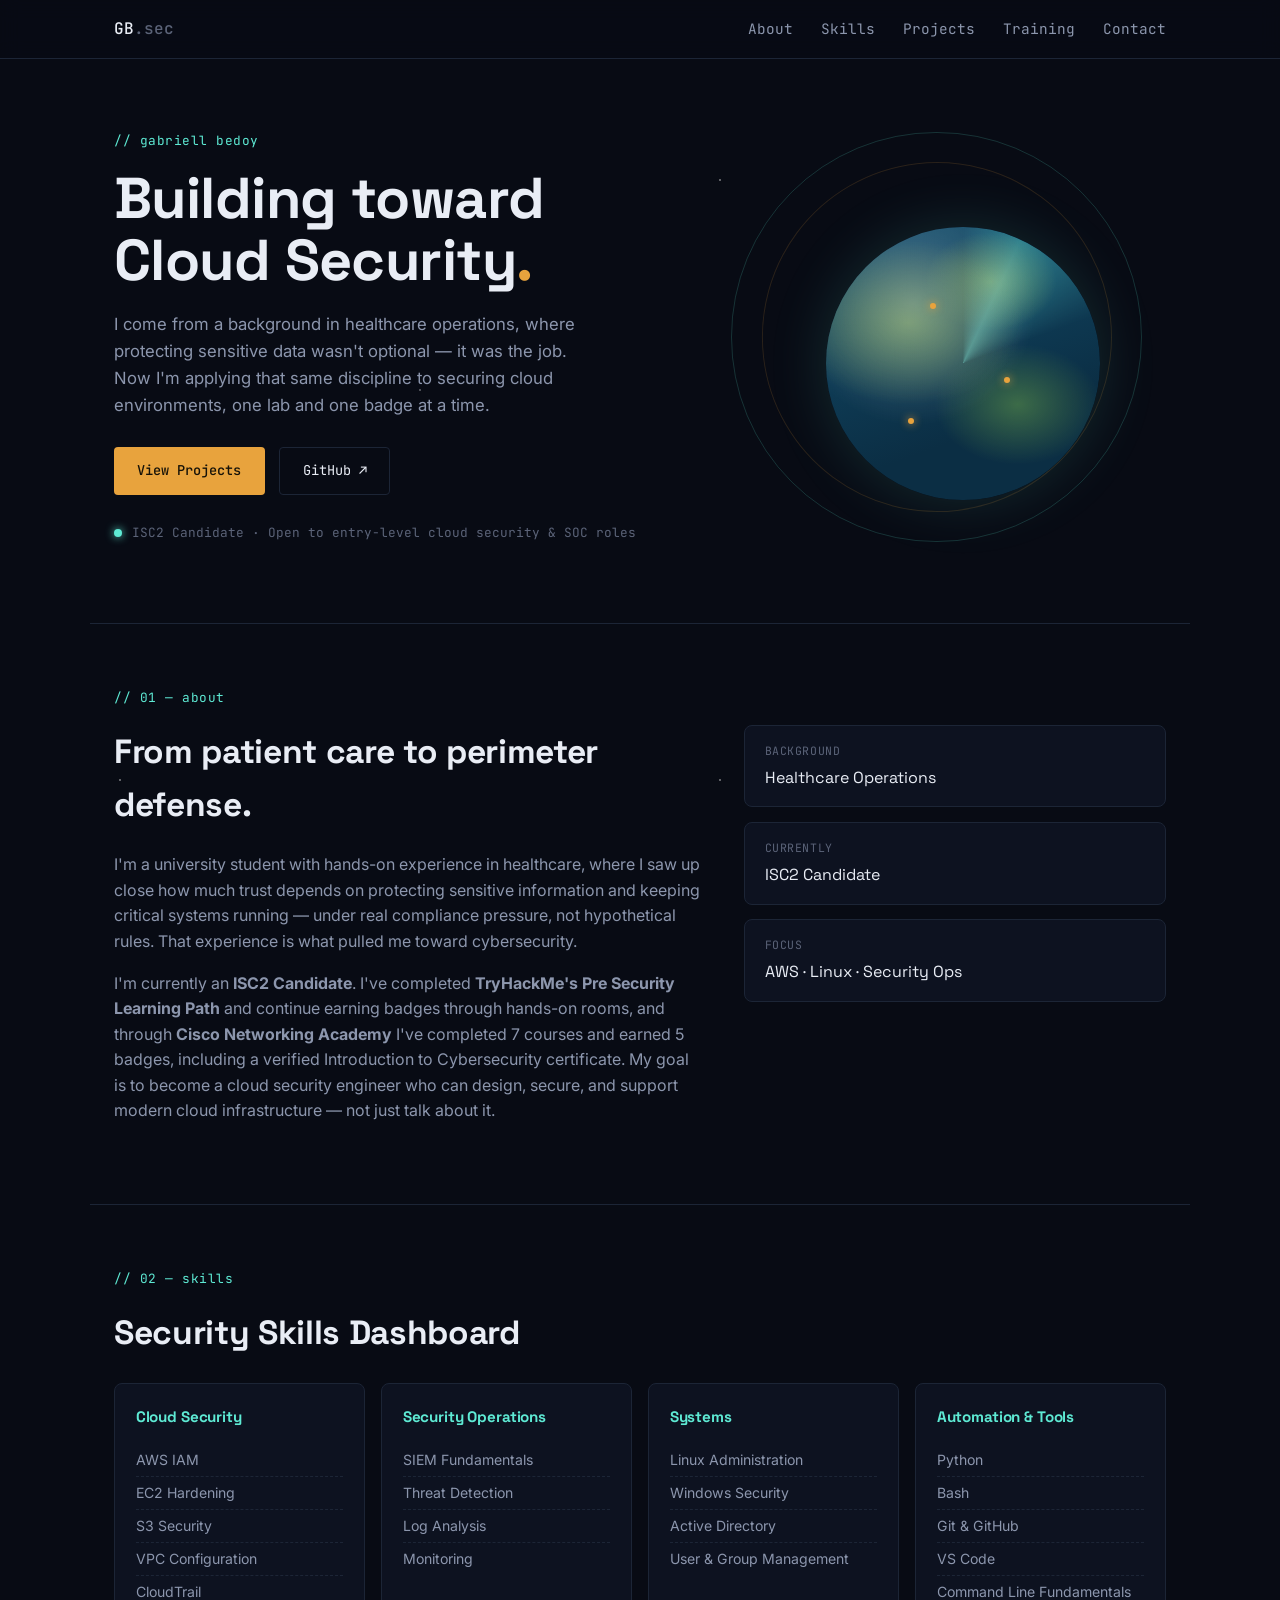
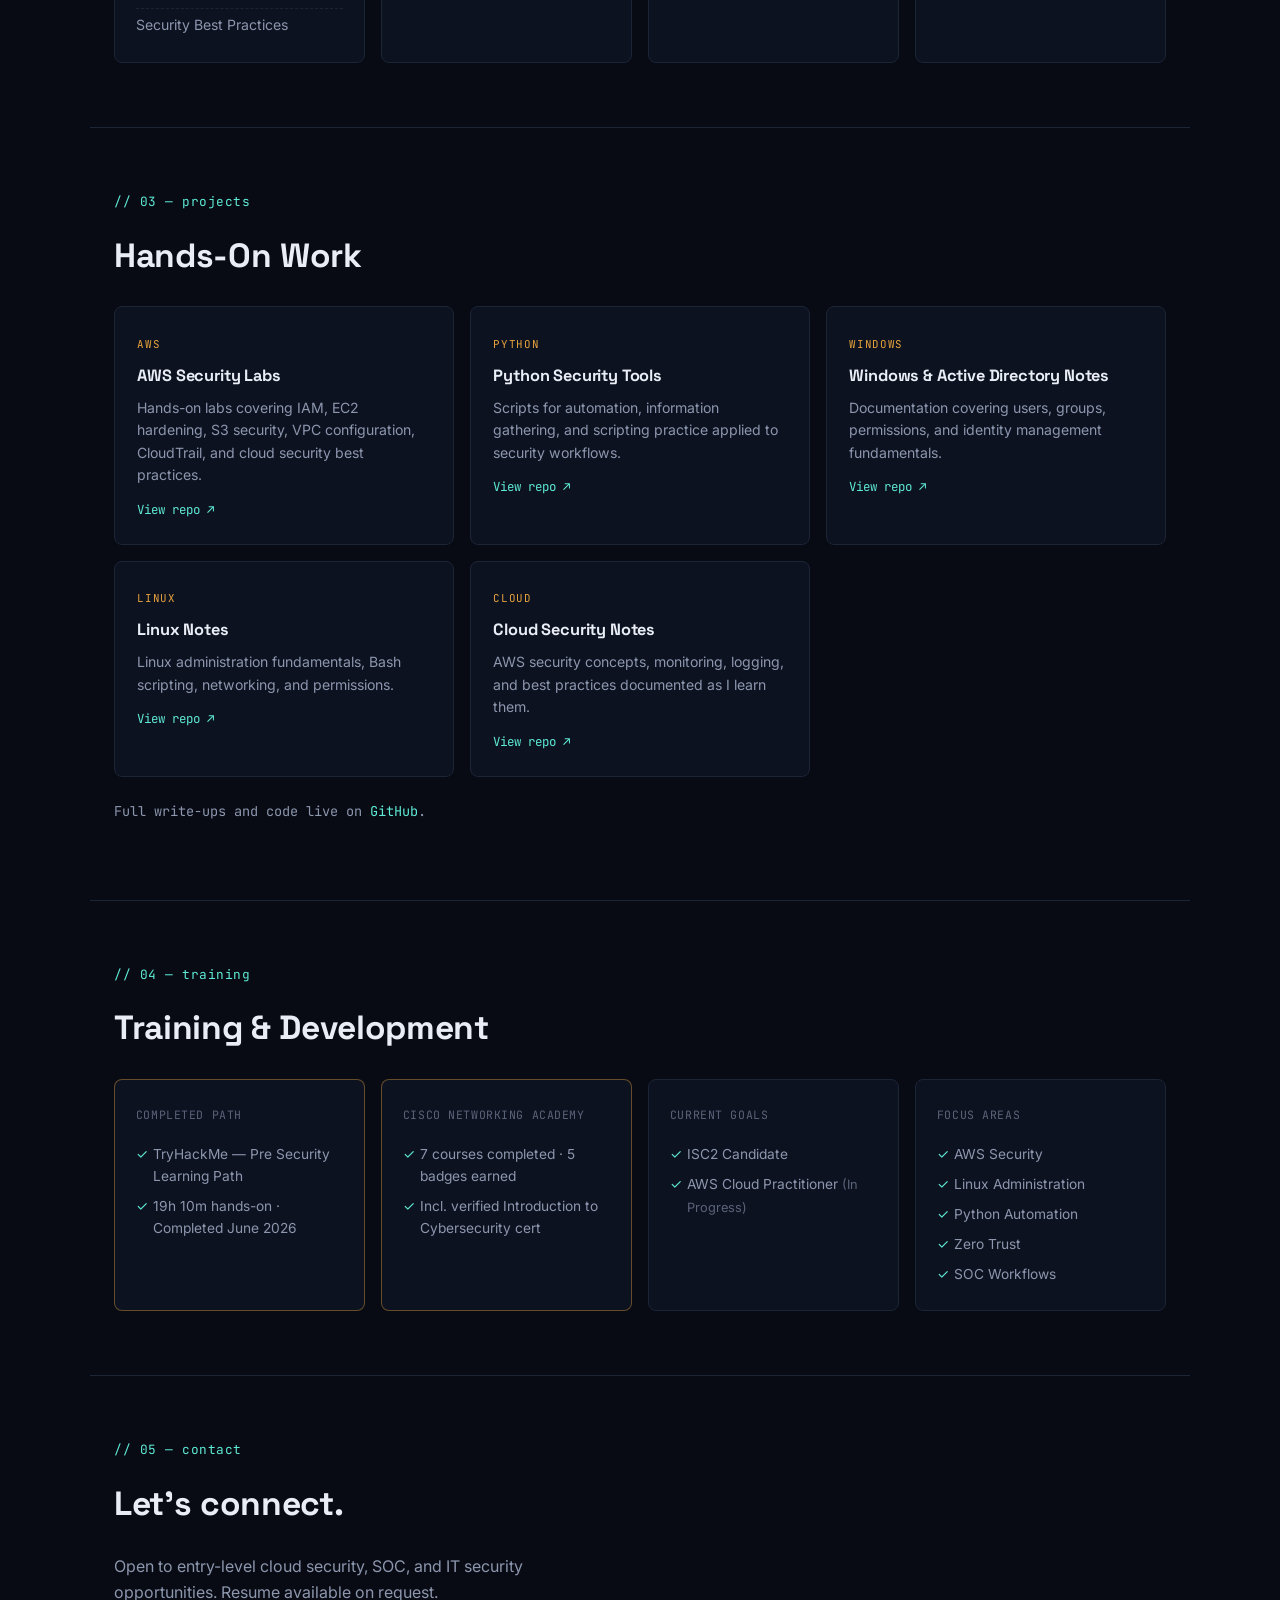
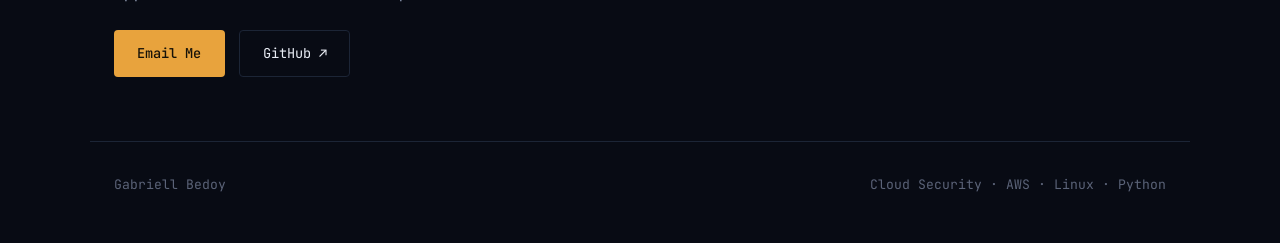
<file: index-backup.html>
<!DOCTYPE html>
<html lang="en">
<head>
<meta charset="UTF-8">
<meta name="viewport" content="width=device-width, initial-scale=1.0">
<title>Gabriell Bedoy | Cloud Security Engineer in Training</title>
<meta name="description" content="Gabriell Bedoy — aspiring cloud security engineer building hands-on skills in AWS, Linux, and security fundamentals, with a background in healthcare operations.">
<link rel="preconnect" href="https://fonts.googleapis.com">
<link rel="preconnect" href="https://fonts.gstatic.com" crossorigin>
<link href="https://fonts.googleapis.com/css2?family=Space+Grotesk:wght@500;600;700&family=Inter:wght@400;500;600&family=JetBrains+Mono:wght@400;500&display=swap" rel="stylesheet">
<link rel="stylesheet" href="style.css">
</head>
<body>

<div class="starfield" aria-hidden="true"></div>

<header class="nav">
  <div class="nav-inner">
    <a href="#top" class="nav-brand">GB<span class="nav-brand-dim">.sec</span></a>
    <nav class="nav-links">
      <a href="#about">About</a>
      <a href="#skills">Skills</a>
      <a href="#projects">Projects</a>
      <a href="#training">Training</a>
      <a href="#contact">Contact</a>
    </nav>
  </div>
</header>

<main id="top">

  <!-- HERO -->
  <section class="hero">
    <div class="hero-grid">
      <div class="hero-text">
        <p class="eyebrow">// gabriell bedoy</p>
        <h1>Building toward<br>Cloud Security<span class="accent">.</span></h1>
        <p class="hero-lede">
          I come from a background in healthcare operations, where protecting sensitive
          data wasn't optional &mdash; it was the job. Now I'm applying that same discipline
          to securing cloud environments, one lab and one badge at a time.
        </p>
        <div class="hero-actions">
          <a href="#projects" class="btn btn-primary">View Projects</a>
          <a href="https://github.com/GabbyCloudSec" class="btn btn-ghost" target="_blank" rel="noopener">GitHub ↗</a>
        </div>
        <div class="hero-meta">
          <span class="status-dot"></span>
          <span>ISC2 Candidate &middot; Open to entry-level cloud security &amp; SOC roles</span>
        </div>
      </div>

      <div class="hero-visual" aria-hidden="true">
        <div class="orbit-ring orbit-ring--outer"></div>
        <div class="orbit-ring orbit-ring--inner"></div>
        <div class="orbit-sat orbit-sat--a"></div>
        <div class="orbit-sat orbit-sat--b"></div>
        <div class="earth">
          <div class="earth-sphere"></div>
          <div class="earth-scan"></div>
          <span class="earth-node earth-node--1"></span>
          <span class="earth-node earth-node--2"></span>
          <span class="earth-node earth-node--3"></span>
        </div>
      </div>
    </div>
  </section>

  <!-- ABOUT -->
  <section class="section" id="about">
    <p class="eyebrow">// 01 &mdash; about</p>
    <div class="about-grid">
      <div class="about-copy">
        <h2>From patient care to perimeter defense.</h2>
        <p>
          I'm a university student with hands-on experience in healthcare, where I saw up
          close how much trust depends on protecting sensitive information and keeping
          critical systems running &mdash; under real compliance pressure, not hypothetical
          rules. That experience is what pulled me toward cybersecurity.
        </p>
        <p>
          I'm currently an <strong>ISC2 Candidate</strong>. I've completed
          <strong>TryHackMe's Pre Security Learning Path</strong> and continue earning
          badges through hands-on rooms, and through <strong>Cisco Networking
          Academy</strong> I've completed 7 courses and earned 5 badges, including a
          verified Introduction to Cybersecurity certificate. My goal is to become a
          cloud security engineer who can design, secure, and support modern cloud
          infrastructure &mdash; not just talk about it.
        </p>
      </div>
      <div class="about-stats">
        <div class="stat-card">
          <span class="stat-label">Background</span>
          <span class="stat-value">Healthcare Operations</span>
        </div>
        <div class="stat-card">
          <span class="stat-label">Currently</span>
          <span class="stat-value">ISC2 Candidate</span>
        </div>
        <div class="stat-card">
          <span class="stat-label">Focus</span>
          <span class="stat-value">AWS &middot; Linux &middot; Security Ops</span>
        </div>
      </div>
    </div>
  </section>

  <!-- SKILLS -->
  <section class="section" id="skills">
    <p class="eyebrow">// 02 &mdash; skills</p>
    <h2>Security Skills Dashboard</h2>
    <div class="skill-grid">

      <div class="skill-card">
        <h3>Cloud Security</h3>
        <ul>
          <li>AWS IAM</li>
          <li>EC2 Hardening</li>
          <li>S3 Security</li>
          <li>VPC Configuration</li>
          <li>CloudTrail</li>
          <li>Security Best Practices</li>
        </ul>
      </div>

      <div class="skill-card">
        <h3>Security Operations</h3>
        <ul>
          <li>SIEM Fundamentals</li>
          <li>Threat Detection</li>
          <li>Log Analysis</li>
          <li>Monitoring</li>
        </ul>
      </div>

      <div class="skill-card">
        <h3>Systems</h3>
        <ul>
          <li>Linux Administration</li>
          <li>Windows Security</li>
          <li>Active Directory</li>
          <li>User &amp; Group Management</li>
        </ul>
      </div>

      <div class="skill-card">
        <h3>Automation &amp; Tools</h3>
        <ul>
          <li>Python</li>
          <li>Bash</li>
          <li>Git &amp; GitHub</li>
          <li>VS Code</li>
          <li>Command Line Fundamentals</li>
        </ul>
      </div>

    </div>
  </section>

  <!-- PROJECTS -->
  <section class="section" id="projects">
    <p class="eyebrow">// 03 &mdash; projects</p>
    <h2>Hands-On Work</h2>
    <div class="project-grid">

      <a class="project-card" href="https://github.com/GabbyCloudSec/aws-security-labs" target="_blank" rel="noopener">
        <span class="project-tag">AWS</span>
        <h3>AWS Security Labs</h3>
        <p>Hands-on labs covering IAM, EC2 hardening, S3 security, VPC configuration,
          CloudTrail, and cloud security best practices.</p>
        <span class="project-link">View repo ↗</span>
      </a>

      <a class="project-card" href="https://github.com/GabbyCloudSec/python-security-tools" target="_blank" rel="noopener">
        <span class="project-tag">PYTHON</span>
        <h3>Python Security Tools</h3>
        <p>Scripts for automation, information gathering, and scripting practice
          applied to security workflows.</p>
        <span class="project-link">View repo ↗</span>
      </a>

      <a class="project-card" href="https://github.com/GabbyCloudSec/windows-ad-notes" target="_blank" rel="noopener">
        <span class="project-tag">WINDOWS</span>
        <h3>Windows &amp; Active Directory Notes</h3>
        <p>Documentation covering users, groups, permissions, and identity
          management fundamentals.</p>
        <span class="project-link">View repo ↗</span>
      </a>

      <a class="project-card" href="https://github.com/GabbyCloudSec/linux-notes" target="_blank" rel="noopener">
        <span class="project-tag">LINUX</span>
        <h3>Linux Notes</h3>
        <p>Linux administration fundamentals, Bash scripting, networking,
          and permissions.</p>
        <span class="project-link">View repo ↗</span>
      </a>

      <a class="project-card" href="https://github.com/GabbyCloudSec/cloud-security-notes" target="_blank" rel="noopener">
        <span class="project-tag">CLOUD</span>
        <h3>Cloud Security Notes</h3>
        <p>AWS security concepts, monitoring, logging, and best practices
          documented as I learn them.</p>
        <span class="project-link">View repo ↗</span>
      </a>

    </div>
    <p class="project-footnote">Full write-ups and code live on <a href="https://github.com/GabbyCloudSec" target="_blank" rel="noopener">GitHub</a>.</p>
  </section>

  <!-- TRAINING -->
  <section class="section" id="training">
    <p class="eyebrow">// 04 &mdash; training</p>
    <h2>Training &amp; Development</h2>
    <div class="training-grid">

      <div class="training-card training-card--highlight">
        <span class="stat-label">Completed Path</span>
        <ul class="check-list">
          <li>TryHackMe &mdash; Pre Security Learning Path</li>
          <li>19h 10m hands-on &middot; Completed June 2026</li>
        </ul>
      </div>

      <div class="training-card training-card--highlight">
        <span class="stat-label">Cisco Networking Academy</span>
        <ul class="check-list">
          <li>7 courses completed &middot; 5 badges earned</li>
          <li>Incl. verified Introduction to Cybersecurity cert</li>
        </ul>
      </div>

      <div class="training-card">
        <span class="stat-label">Current Goals</span>
        <ul class="check-list">
          <li>ISC2 Candidate</li>
          <li>AWS Cloud Practitioner <em>(In Progress)</em></li>
        </ul>
      </div>

      <div class="training-card">
        <span class="stat-label">Focus Areas</span>
        <ul class="check-list">
          <li>AWS Security</li>
          <li>Linux Administration</li>
          <li>Python Automation</li>
          <li>Zero Trust</li>
          <li>SOC Workflows</li>
        </ul>
      </div>

    </div>
  </section>

  <!-- CONTACT -->
  <section class="section section--contact" id="contact">
    <p class="eyebrow">// 05 &mdash; contact</p>
    <h2>Let's connect.</h2>
    <p class="contact-lede">Open to entry-level cloud security, SOC, and IT security
      opportunities. Resume available on request.</p>
    <div class="contact-links">
      <a href="mailto:GabbyCloudSec@protonmail.com" class="btn btn-primary">Email Me</a>
      <a href="https://github.com/GabbyCloudSec" class="btn btn-ghost" target="_blank" rel="noopener">GitHub ↗</a>
    </div>
  </section>

</main>

<footer class="footer">
  <span>Gabriell Bedoy</span>
  <span class="footer-dim">Cloud Security &middot; AWS &middot; Linux &middot; Python</span>
</footer>

</body>
</html>
</file>
<file: style.css>
/* ===========================================================
   GabbyCloudSec Portfolio — "Mission Control" theme
   =========================================================== */

:root {
  --bg: #080b14;
  --bg-2: #0d1220;
  --bg-3: #11172a;
  --ink: #e9edf5;
  --ink-dim: #8c96ad;
  --ink-faint: #5b6378;
  --amber: #e8a33d;
  --cyan: #5eead4;
  --line: #1c2536;

  --earth-ocean-1: #0b2e44;
  --earth-ocean-2: #134f6e;
  --earth-land-1: #3c6b48;
  --earth-land-2: #5a8456;

  --font-display: 'Space Grotesk', 'Inter', sans-serif;
  --font-body: 'Inter', -apple-system, BlinkMacSystemFont, sans-serif;
  --font-mono: 'JetBrains Mono', 'SFMono-Regular', Consolas, monospace;

  --maxw: 1100px;
}

* { box-sizing: border-box; }

html { scroll-behavior: smooth; }

body {
  margin: 0;
  background: var(--bg);
  color: var(--ink);
  font-family: var(--font-body);
  line-height: 1.6;
  -webkit-font-smoothing: antialiased;
}

a {
  color: var(--cyan);
  text-decoration: none;
}

h1, h2, h3 {
  font-family: var(--font-display);
  color: var(--ink);
  margin: 0;
  letter-spacing: -0.01em;
}

ul { margin: 0; padding: 0; list-style: none; }
p { color: var(--ink-dim); margin: 0 0 1em; }

.accent { color: var(--amber); }

.eyebrow {
  font-family: var(--font-mono);
  font-size: 0.8rem;
  color: var(--cyan);
  letter-spacing: 0.04em;
  margin: 0 0 1rem;
}

/* ---------- Starfield ---------- */
.starfield {
  position: fixed;
  inset: 0;
  z-index: -1;
  background:
    radial-gradient(1.5px 1.5px at 20% 30%, rgba(255,255,255,0.5) 50%, transparent 51%),
    radial-gradient(1.5px 1.5px at 70% 65%, rgba(255,255,255,0.4) 50%, transparent 51%),
    radial-gradient(1px 1px at 40% 80%, rgba(255,255,255,0.35) 50%, transparent 51%),
    radial-gradient(1px 1px at 85% 15%, rgba(255,255,255,0.4) 50%, transparent 51%),
    radial-gradient(1.5px 1.5px at 55% 45%, rgba(255,255,255,0.3) 50%, transparent 51%),
    radial-gradient(1px 1px at 10% 60%, rgba(255,255,255,0.3) 50%, transparent 51%),
    radial-gradient(1px 1px at 92% 85%, rgba(255,255,255,0.3) 50%, transparent 51%);
  background-size: 600px 600px;
  background-repeat: repeat;
  opacity: 0.7;
}

/* ---------- Nav ---------- */
.nav {
  position: sticky;
  top: 0;
  z-index: 10;
  background: rgba(8, 11, 20, 0.85);
  backdrop-filter: blur(10px);
  border-bottom: 1px solid var(--line);
}

.nav-inner {
  max-width: var(--maxw);
  margin: 0 auto;
  display: flex;
  align-items: center;
  justify-content: space-between;
  padding: 1rem 1.5rem;
}

.nav-brand {
  font-family: var(--font-mono);
  font-weight: 500;
  color: var(--ink);
  font-size: 1rem;
}
.nav-brand-dim { color: var(--ink-faint); }

.nav-links {
  display: flex;
  gap: 1.75rem;
}
.nav-links a {
  color: var(--ink-dim);
  font-size: 0.9rem;
  font-family: var(--font-mono);
}
.nav-links a:hover { color: var(--cyan); }

/* ---------- Hero ---------- */
.hero {
  max-width: var(--maxw);
  margin: 0 auto;
  padding: 4.5rem 1.5rem 5rem;
}

.hero-grid {
  display: grid;
  grid-template-columns: 1.1fr 0.9fr;
  align-items: center;
  gap: 2rem;
}

.hero-text h1 {
  font-size: clamp(2.4rem, 5vw, 3.6rem);
  line-height: 1.08;
  margin-bottom: 1.25rem;
}

.hero-lede {
  font-size: 1.05rem;
  max-width: 480px;
  color: var(--ink-dim);
}

.hero-actions {
  display: flex;
  gap: 0.9rem;
  margin: 1.75rem 0 1.75rem;
}

.btn {
  font-family: var(--font-mono);
  font-size: 0.85rem;
  padding: 0.75rem 1.4rem;
  border-radius: 4px;
  border: 1px solid transparent;
  display: inline-block;
}
.btn-primary {
  background: var(--amber);
  color: #161208;
  font-weight: 500;
}
.btn-primary:hover { background: #f2b157; }
.btn-ghost {
  border-color: var(--line);
  color: var(--ink);
}
.btn-ghost:hover { border-color: var(--cyan); color: var(--cyan); }

.hero-meta {
  display: flex;
  align-items: center;
  gap: 0.6rem;
  font-family: var(--font-mono);
  font-size: 0.8rem;
  color: var(--ink-faint);
}
.status-dot {
  width: 8px; height: 8px;
  border-radius: 50%;
  background: var(--cyan);
  box-shadow: 0 0 8px var(--cyan);
  flex-shrink: 0;
  animation: pulse 2.2s ease-in-out infinite;
}
@keyframes pulse {
  0%, 100% { opacity: 1; }
  50% { opacity: 0.35; }
}

/* ---------- Earth visual ---------- */
.hero-visual {
  position: relative;
  width: 100%;
  max-width: 380px;
  height: 380px;
  margin: 0 auto;
}

.earth {
  position: absolute;
  inset: 0;
  margin: auto;
  width: 72%;
  height: 72%;
  top: 14%;
  left: 14%;
  border-radius: 50%;
  overflow: hidden;
  box-shadow:
    inset -18px -14px 40px rgba(0,0,0,0.65),
    inset 10px 10px 30px rgba(120,200,255,0.08),
    0 0 60px rgba(94,234,212,0.15);
  animation: rotate-wobble 16s ease-in-out infinite;
}

.earth-sphere {
  position: absolute;
  inset: 0;
  background:
    radial-gradient(circle at 32% 28%, rgba(255,255,255,0.25), transparent 45%),
    radial-gradient(ellipse 70% 50% at 30% 35%, var(--earth-land-2) 0%, transparent 60%),
    radial-gradient(ellipse 55% 40% at 70% 65%, var(--earth-land-1) 0%, transparent 55%),
    radial-gradient(ellipse 40% 30% at 60% 20%, var(--earth-land-2) 0%, transparent 60%),
    linear-gradient(160deg, var(--earth-ocean-2), var(--earth-ocean-1) 70%);
}

.earth-scan {
  position: absolute;
  inset: -10%;
  border-radius: 50%;
  background: conic-gradient(from 0deg, transparent 0deg, rgba(94,234,212,0.35) 25deg, transparent 70deg, transparent 360deg);
  mix-blend-mode: screen;
  animation: spin 6s linear infinite;
}

.earth-node {
  position: absolute;
  width: 6px;
  height: 6px;
  border-radius: 50%;
  background: var(--amber);
  box-shadow: 0 0 8px var(--amber);
  animation: pulse 2.4s ease-in-out infinite;
}
.earth-node--1 { top: 28%; left: 38%; }
.earth-node--2 { top: 55%; left: 65%; animation-delay: 0.6s; }
.earth-node--3 { top: 70%; left: 30%; animation-delay: 1.2s; }

.orbit-ring {
  position: absolute;
  border: 1px solid var(--line);
  border-radius: 50%;
  inset: 0;
}
.orbit-ring--outer {
  margin: -4%;
  border-color: rgba(94,234,212,0.18);
}
.orbit-ring--inner {
  margin: 4%;
  border-color: rgba(232,163,61,0.15);
  transform: rotate(15deg);
}

.orbit-sat {
  position: absolute;
  width: 5px;
  height: 5px;
  border-radius: 50%;
  background: var(--cyan);
  box-shadow: 0 0 6px var(--cyan);
  top: 50%;
  left: 50%;
  transform-origin: 0 0;
}
.orbit-sat--a {
  animation: orbit 9s linear infinite;
}
.orbit-sat--b {
  background: var(--amber);
  box-shadow: 0 0 6px var(--amber);
  animation: orbit-rev 13s linear infinite;
}

@keyframes spin { to { transform: rotate(360deg); } }
@keyframes rotate-wobble {
  0%, 100% { transform: rotate(-1.5deg); }
  50% { transform: rotate(1.5deg); }
}
@keyframes orbit {
  from { transform: rotate(0deg) translateX(190px); }
  to   { transform: rotate(360deg) translateX(190px); }
}
@keyframes orbit-rev {
  from { transform: rotate(360deg) translateX(165px); }
  to   { transform: rotate(0deg) translateX(165px); }
}

/* ---------- Sections ---------- */
.section {
  max-width: var(--maxw);
  margin: 0 auto;
  padding: 4rem 1.5rem;
  border-top: 1px solid var(--line);
}

.section h2 {
  font-size: clamp(1.6rem, 3vw, 2.1rem);
  margin-bottom: 1.5rem;
}

/* About */
.about-grid {
  display: grid;
  grid-template-columns: 1.4fr 1fr;
  gap: 2.5rem;
  align-items: start;
}
.about-copy h2 { margin-bottom: 1.25rem; }
.about-stats {
  display: flex;
  flex-direction: column;
  gap: 0.9rem;
}
.stat-card {
  background: var(--bg-2);
  border: 1px solid var(--line);
  border-radius: 8px;
  padding: 1rem 1.2rem;
  display: flex;
  flex-direction: column;
  gap: 0.3rem;
}
.stat-label {
  font-family: var(--font-mono);
  font-size: 0.72rem;
  color: var(--ink-faint);
  letter-spacing: 0.05em;
  text-transform: uppercase;
}
.stat-value {
  font-family: var(--font-display);
  font-size: 1rem;
  color: var(--ink);
}

/* Skills */
.skill-grid {
  display: grid;
  grid-template-columns: repeat(4, 1fr);
  gap: 1rem;
}
.skill-card {
  background: var(--bg-2);
  border: 1px solid var(--line);
  border-radius: 8px;
  padding: 1.3rem;
}
.skill-card h3 {
  font-size: 0.95rem;
  margin-bottom: 0.9rem;
  color: var(--cyan);
}
.skill-card ul li {
  font-size: 0.88rem;
  color: var(--ink-dim);
  padding: 0.3rem 0;
  border-bottom: 1px dashed var(--line);
}
.skill-card ul li:last-child { border-bottom: none; }

/* Projects */
.project-grid {
  display: grid;
  grid-template-columns: repeat(3, 1fr);
  gap: 1rem;
}
.project-card {
  display: block;
  background: var(--bg-2);
  border: 1px solid var(--line);
  border-radius: 8px;
  padding: 1.4rem;
  transition: border-color 0.2s ease, transform 0.2s ease;
}
.project-card:hover {
  border-color: var(--amber);
  transform: translateY(-2px);
}
.project-link {
  display: inline-block;
  margin-top: 0.8rem;
  font-family: var(--font-mono);
  font-size: 0.78rem;
  color: var(--cyan);
}
.project-tags {
  display: flex;
  align-items: center;
  gap: 0.5rem;
  margin-bottom: 0.6rem;
}
.project-status {
  font-family: var(--font-mono);
  font-size: 0.65rem;
  letter-spacing: 0.05em;
  color: var(--ink-faint);
  border: 1px solid var(--line);
  border-radius: 3px;
  padding: 0.1rem 0.45rem;
}
.project-tag {
  font-family: var(--font-mono);
  font-size: 0.68rem;
  color: var(--amber);
  letter-spacing: 0.06em;
  display: inline-block;
  margin-bottom: 0.6rem;
}
.project-card h3 {
  font-size: 1.02rem;
  margin-bottom: 0.5rem;
}
.project-card p { font-size: 0.88rem; margin-bottom: 0; }
.project-footnote {
  margin-top: 1.5rem;
  font-size: 0.85rem;
  font-family: var(--font-mono);
}

/* Training */
.training-grid {
  display: grid;
  grid-template-columns: repeat(4, 1fr);
  gap: 1rem;
}
.training-card {
  background: var(--bg-2);
  border: 1px solid var(--line);
  border-radius: 8px;
  padding: 1.3rem;
}
.training-card--highlight {
  border-color: rgba(232,163,61,0.4);
}
.check-list { margin-top: 0.8rem; }
.check-list li {
  font-size: 0.86rem;
  color: var(--ink-dim);
  padding: 0.25rem 0 0.25rem 1.1rem;
  position: relative;
}
.check-list li::before {
  content: '✓';
  position: absolute;
  left: 0;
  color: var(--cyan);
}
.check-list li em { color: var(--ink-faint); font-style: normal; font-size: 0.8rem; }

/* Contact */
.section--contact { text-align: left; }
.contact-lede { max-width: 480px; }
.contact-links {
  display: flex;
  gap: 0.9rem;
  margin-top: 1.5rem;
}

/* Footer */
.footer {
  max-width: var(--maxw);
  margin: 0 auto;
  padding: 2rem 1.5rem 3rem;
  display: flex;
  justify-content: space-between;
  font-family: var(--font-mono);
  font-size: 0.82rem;
  color: var(--ink-faint);
  border-top: 1px solid var(--line);
}

/* ---------- Responsive ---------- */
@media (max-width: 860px) {
  .hero-grid { grid-template-columns: 1fr; }
  .hero-visual { height: 300px; margin-top: 1rem; }
  .about-grid { grid-template-columns: 1fr; }
  .skill-grid { grid-template-columns: repeat(2, 1fr); }
  .project-grid { grid-template-columns: repeat(2, 1fr); }
  .training-grid { grid-template-columns: repeat(2, 1fr); }
}

@media (max-width: 540px) {
  .skill-grid, .project-grid, .training-grid { grid-template-columns: 1fr; }
  .nav-links { gap: 1rem; }
  .nav-links a { font-size: 0.8rem; }
  .footer { flex-direction: column; gap: 0.4rem; }
}

@media (prefers-reduced-motion: reduce) {
  .earth, .earth-scan, .orbit-sat, .status-dot, .earth-node {
    animation: none !important;
  }
}
</file>
